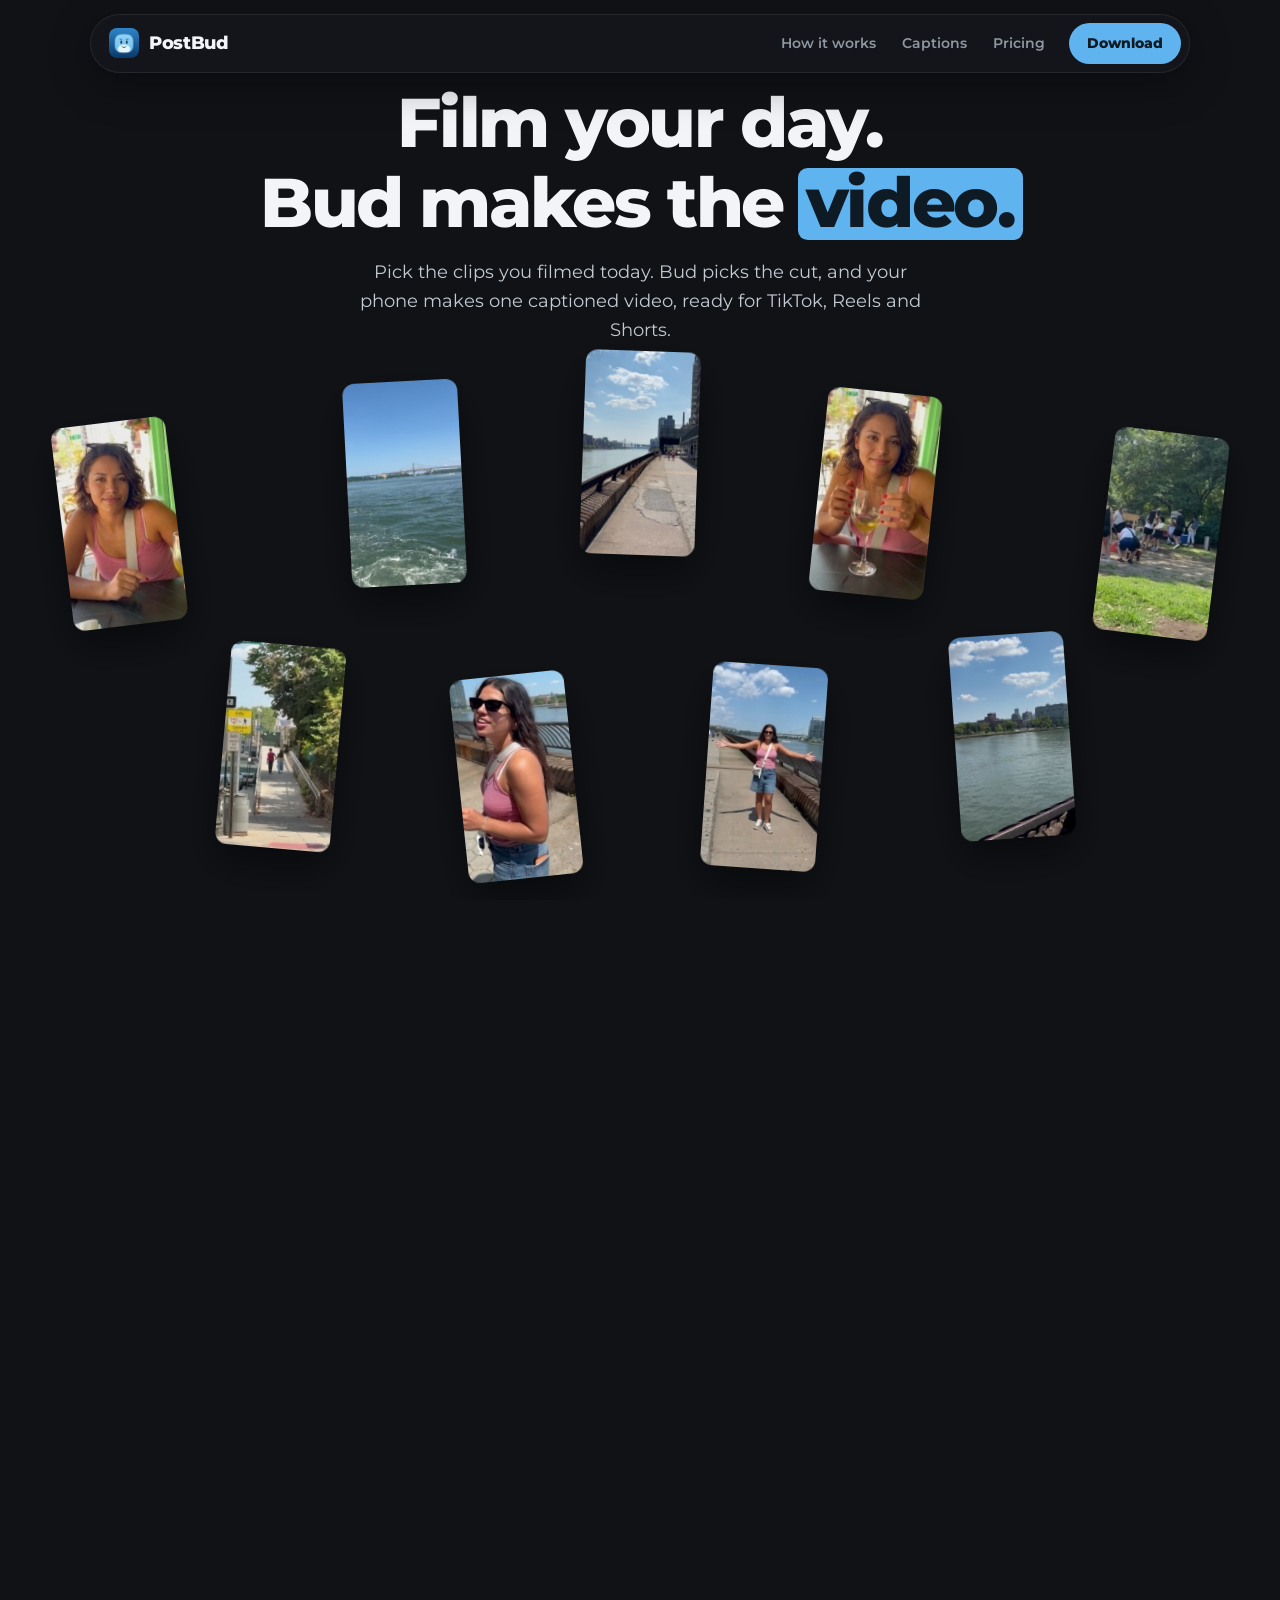
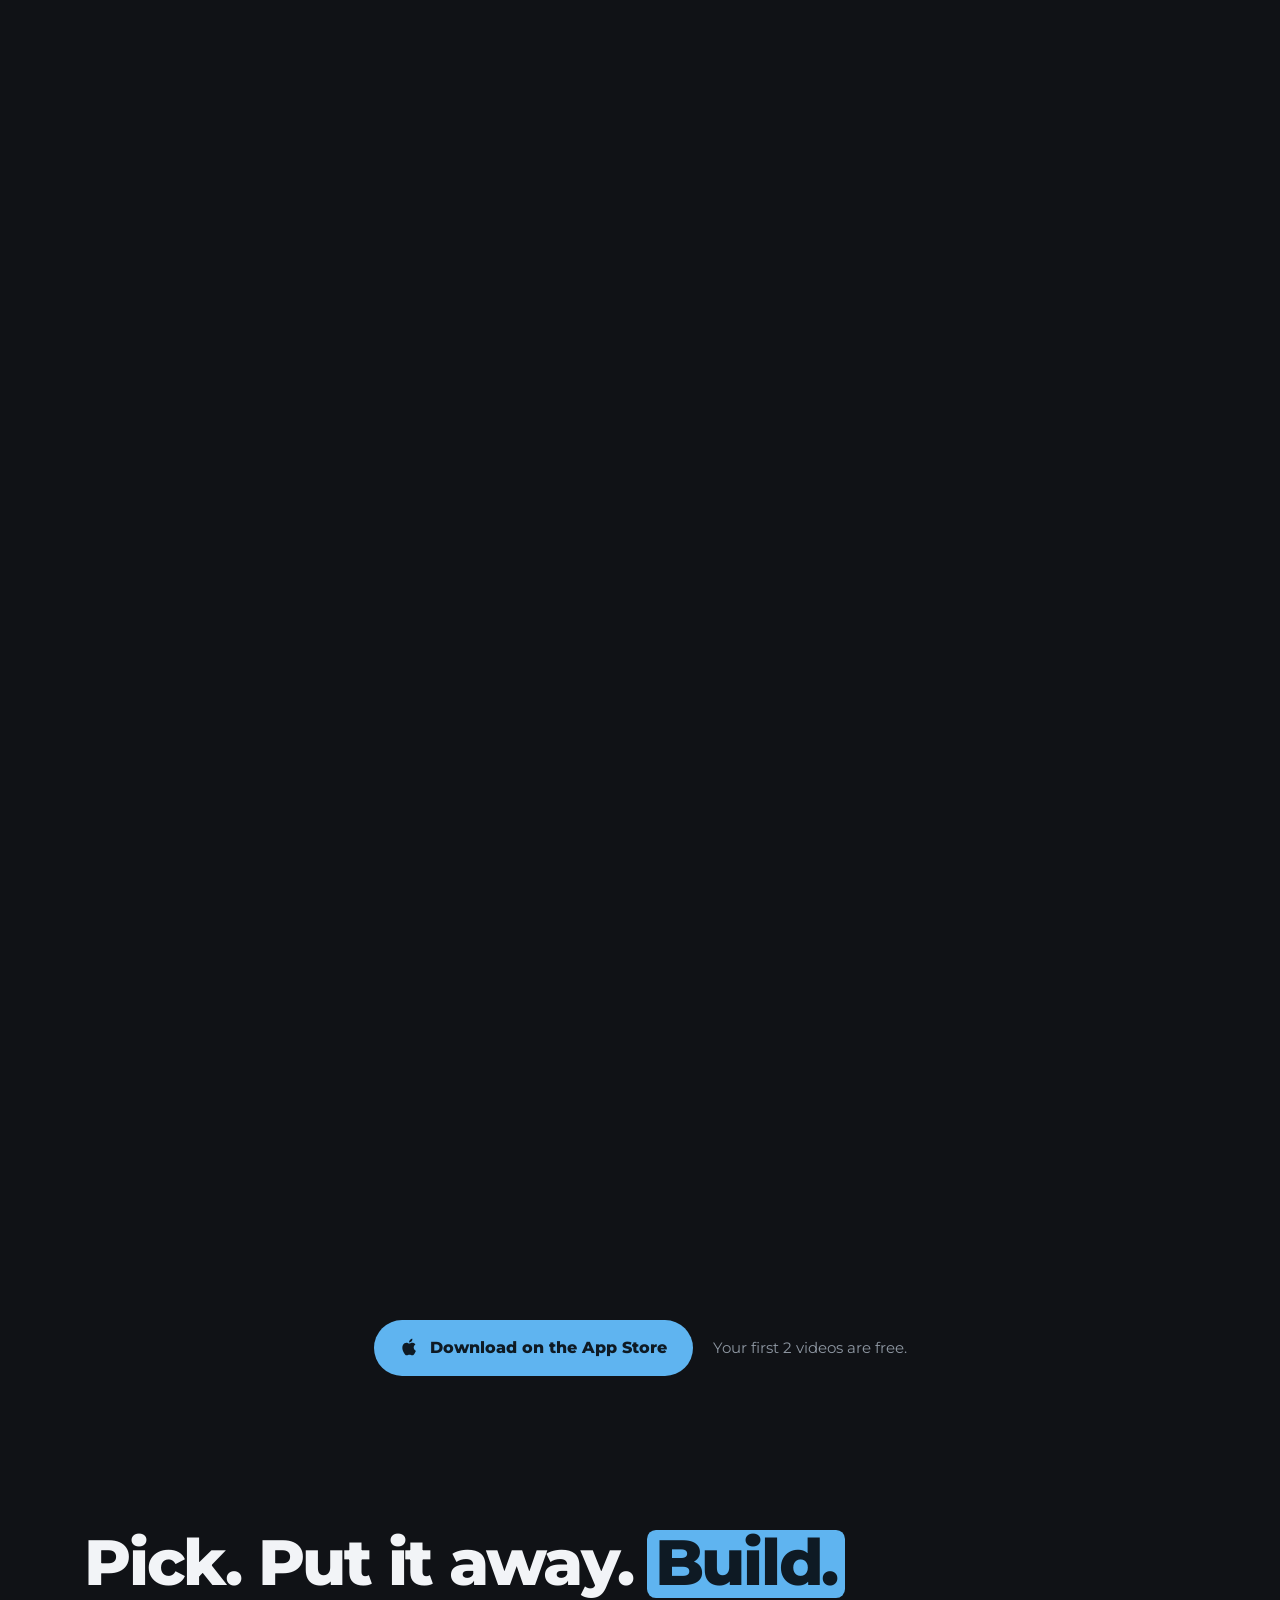
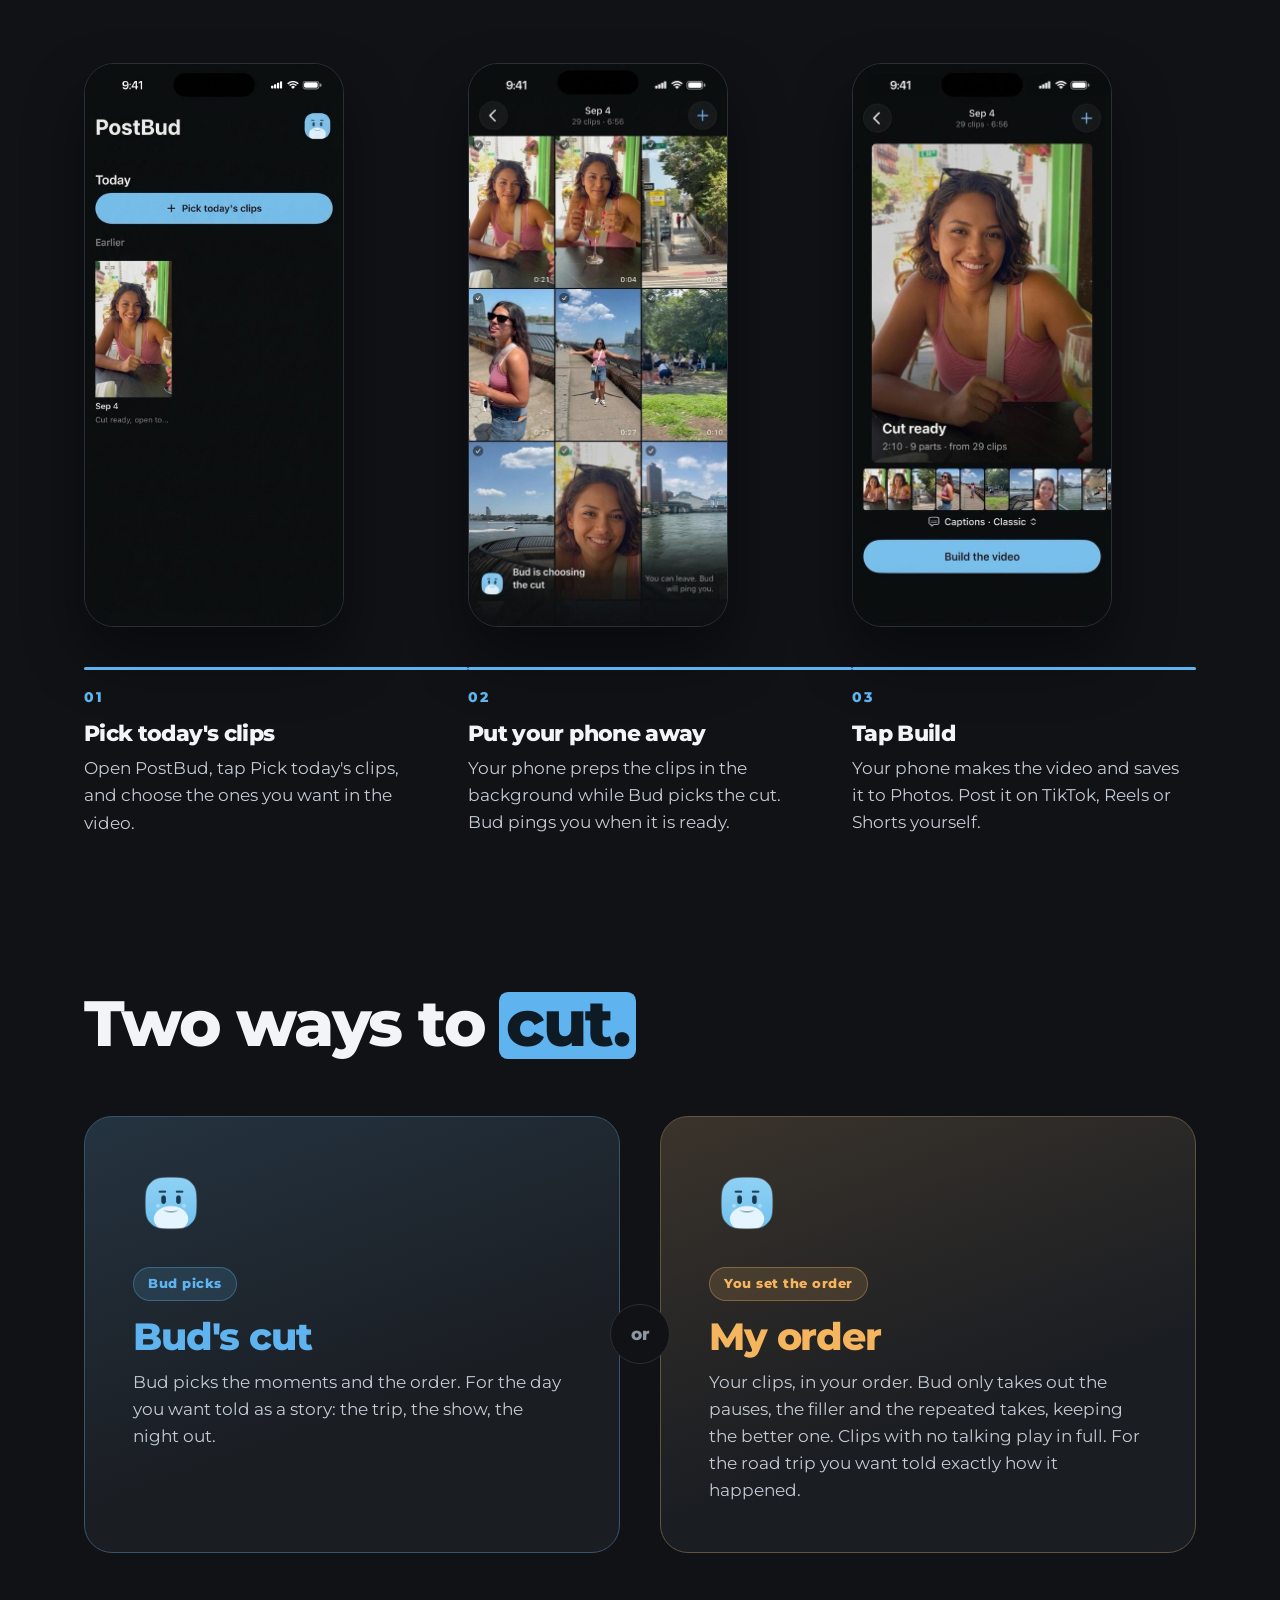
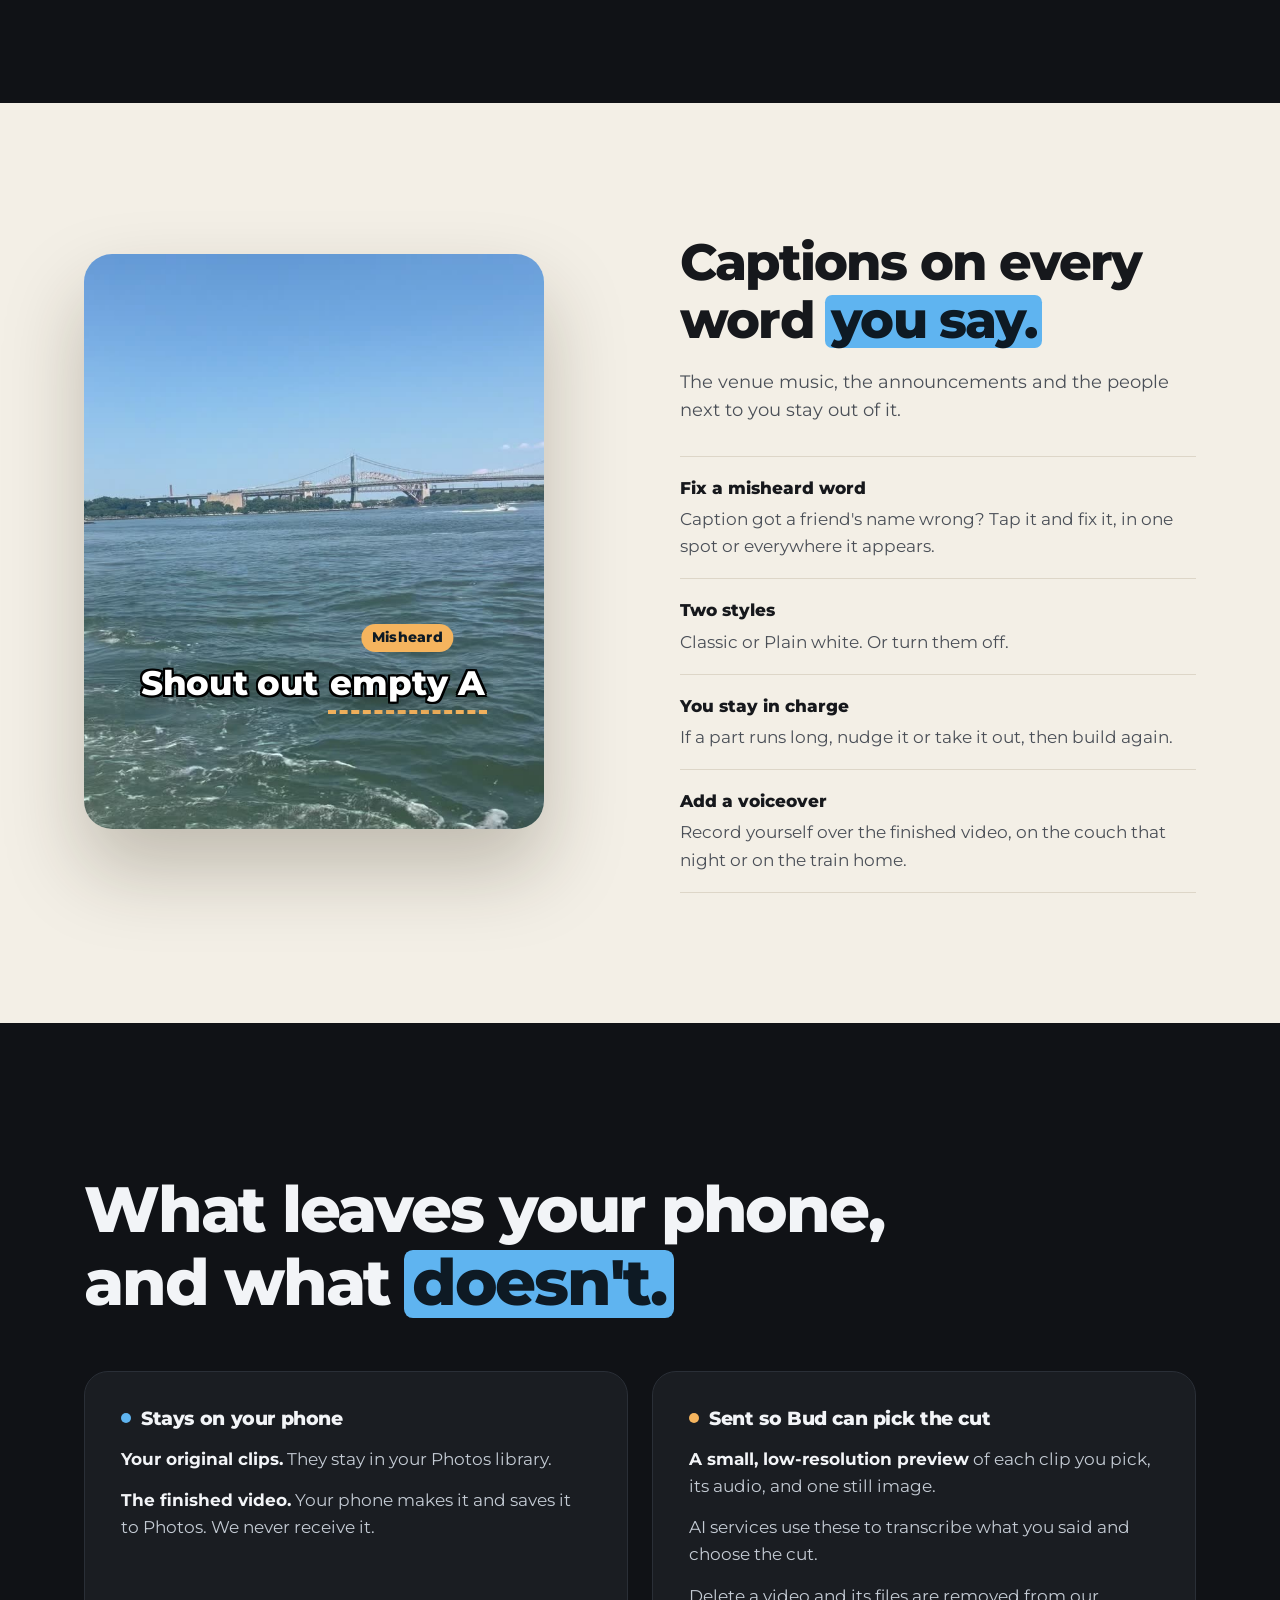
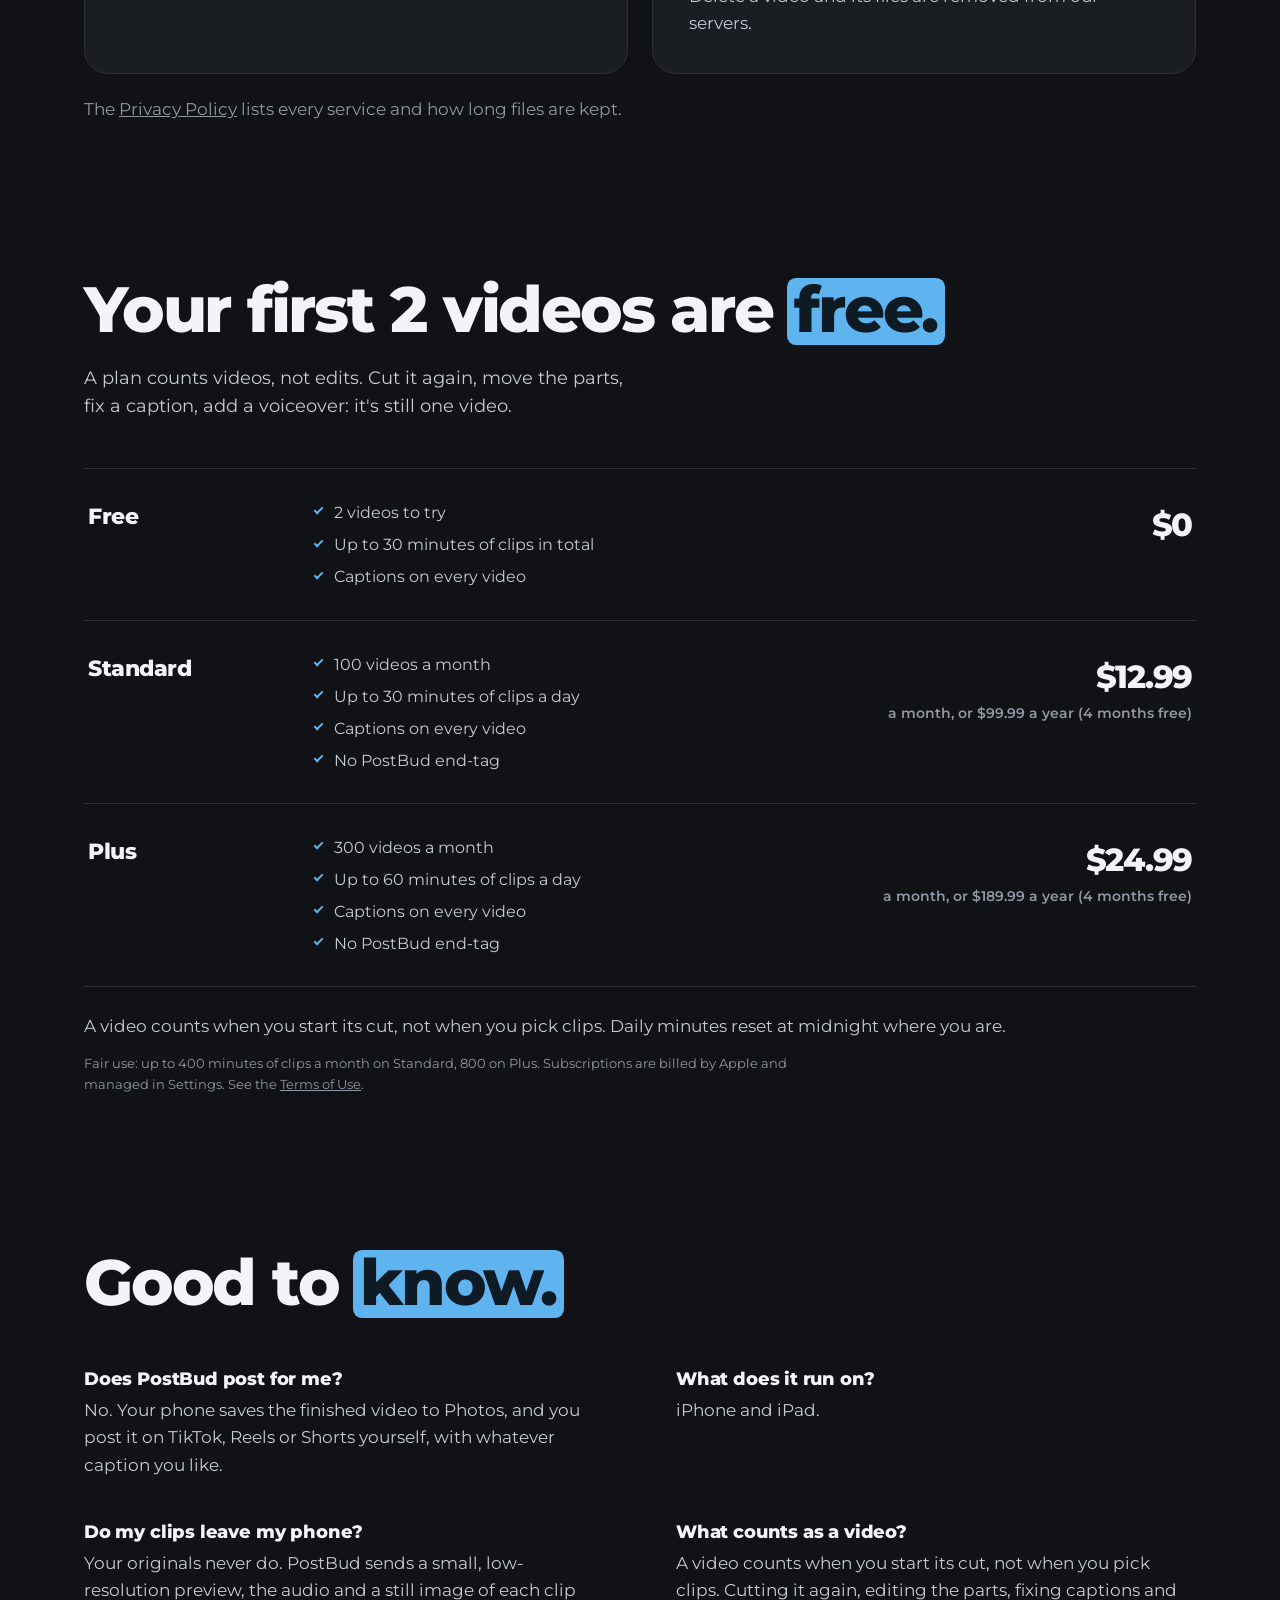
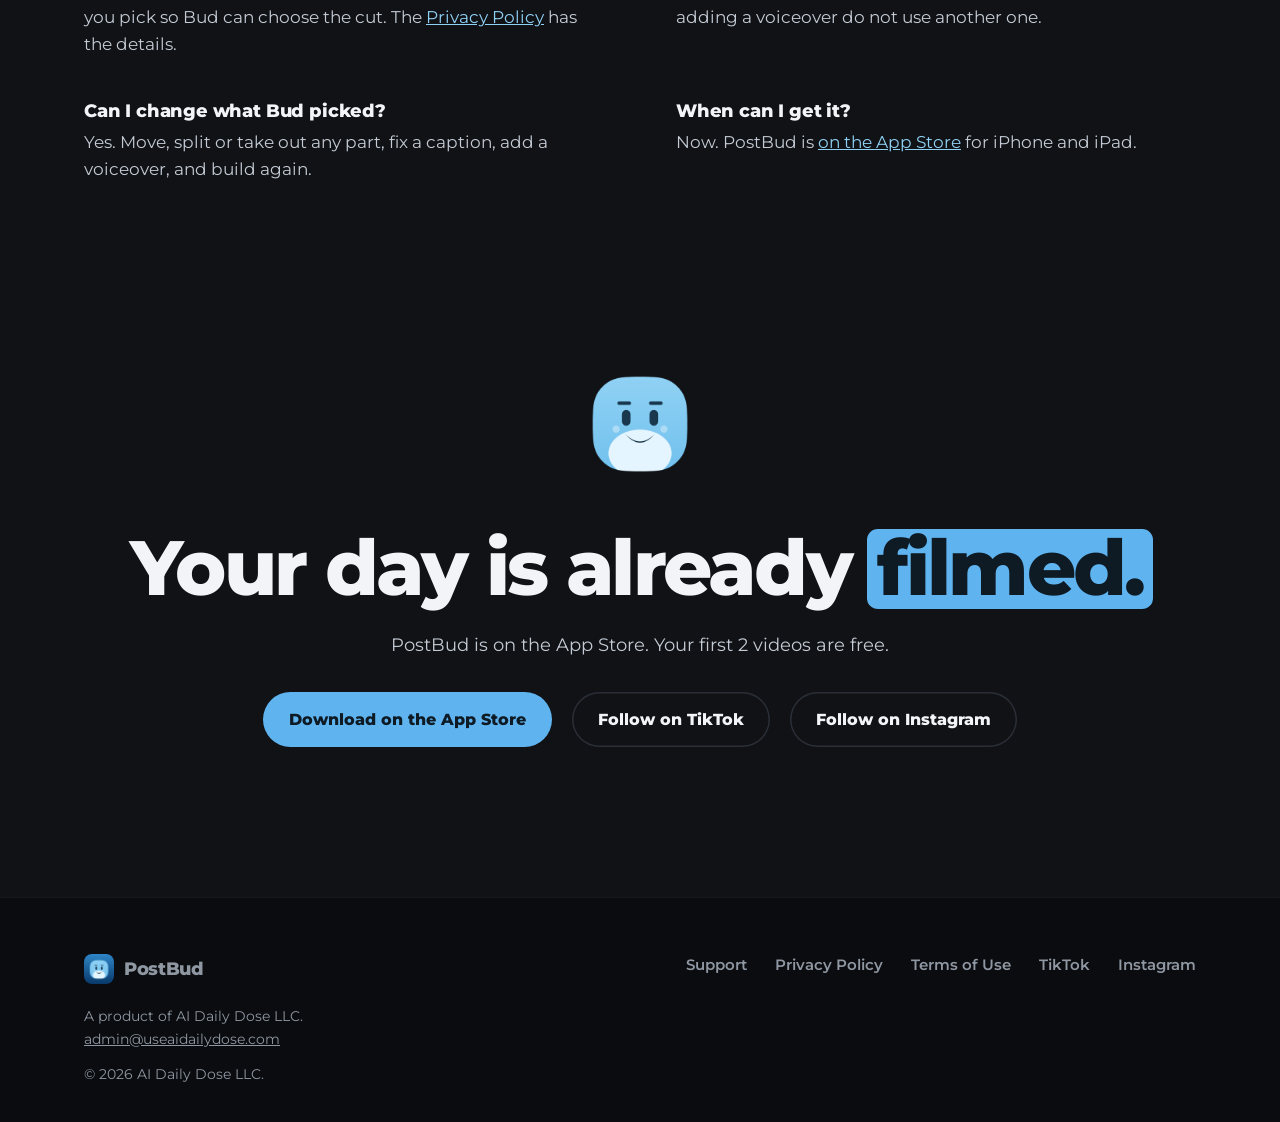
<file: index.html>
<!DOCTYPE html>
<html lang="en">
<head>
<meta charset="UTF-8">
<meta name="viewport" content="width=device-width, initial-scale=1.0">
<title>PostBud: film your day, Bud makes the video</title>
<meta name="description" content="Pick the clips you filmed today. Bud picks the cut, and your phone makes one captioned video for TikTok, Reels and Shorts.">
<meta name="theme-color" content="#101216">
<meta property="og:title" content="PostBud: film your day, Bud makes the video">
<meta property="og:description" content="Pick the clips you filmed today. Bud picks the cut, and your phone makes one captioned video.">
<meta property="og:type" content="website">
<meta property="og:url" content="https://postbud.app/">
<meta property="og:image" content="https://postbud.app/icon.png">
<meta name="twitter:card" content="summary">
<link rel="canonical" href="https://postbud.app/">
<link rel="icon" type="image/png" href="/icon.png">
<link rel="preload" href="assets/montserrat.woff2" as="font" type="font/woff2" crossorigin>
<link rel="stylesheet" href="home.css?v=11">
<script>
  document.documentElement.classList.add('js');
  if (!window.matchMedia('(prefers-reduced-motion: reduce)').matches) document.documentElement.classList.add('anim');
</script>
</head>
<body>

<header class="nav">
  <a class="brand" href="#top"><img src="/icon-small.png" alt="">PostBud</a>
  <nav class="links">
    <a href="#how">How it works</a>
    <a href="#captions">Captions</a>
    <a href="#pricing">Pricing</a>
  </nav>
  <a class="btn btn-sm" href="https://apps.apple.com/app/id6814636591">Download</a>
</header>

<main id="top">

<!-- The camera roll collapses into one video as you scroll -->
<section class="scene" id="scene">
  <div class="scene-sticky">
    <div class="scene-head">
      <h1 class="cap" id="cap" aria-label="Film your day. Bud makes the video.">
        <span class="w">Film</span> <span class="w">your</span> <span class="w">day.</span><br>
        <span class="w">Bud</span> <span class="w">makes</span> <span class="nw"><span class="w">the</span> <span class="w end">video.</span></span>
      </h1>
      <p class="lede">Pick the clips you filmed today. Bud picks the cut, and your phone makes one captioned video, ready for TikTok, Reels and Shorts.</p>
    </div>

    <div class="stage" id="stage">
      <img class="tile" src="assets/roll-1.jpg" alt="" style="--x:8;--y:30;--r:-7">
      <img class="tile" src="assets/roll-3.jpg" alt="" style="--x:21;--y:74;--r:5">
      <img class="tile" src="assets/roll-7.jpg" alt="" style="--x:31;--y:22;--r:-3">
      <img class="tile" src="assets/roll-4.jpg" alt="" style="--x:40;--y:80;--r:-6">
      <img class="tile" src="assets/roll-8.jpg" alt="" style="--x:50;--y:16;--r:2">
      <img class="tile" src="assets/roll-5.jpg" alt="" style="--x:60;--y:78;--r:4">
      <img class="tile" src="assets/roll-2.jpg" alt="" style="--x:69;--y:24;--r:6">
      <img class="tile" src="assets/roll-9.jpg" alt="" style="--x:80;--y:72;--r:-4">
      <img class="tile" src="assets/roll-6.jpg" alt="" style="--x:92;--y:32;--r:7">

      <div class="clip" id="clip">
        <video src="assets/cut.mp4" poster="assets/cut-poster.jpg" autoplay muted loop playsinline preload="metadata" aria-label="A finished PostBud video: a ferry ride on the East River with captions"></video>
      </div>

      <ul class="callouts" aria-label="What is in a PostBud video">
        <li class="co l" style="--t:16%">Captions on every word you say</li>
        <li class="co l" style="--t:50%">Dead air, filler and repeated takes: out</li>
        <li class="co l" style="--t:84%">Made on your phone, saved to Photos</li>
        <li class="co r" style="--t:30%">The moments Bud picks, in Bud's order or yours</li>
        <li class="co r" style="--t:68%">Your voiceover on top, if you want one</li>
      </ul>
    </div>
  </div>
</section>

<section class="after-scene">
  <div class="wrap">
    <ul class="co-list" aria-label="What is in a PostBud video">
      <li>Captions on every word you say</li>
      <li>The moments Bud picks, in Bud's order or yours</li>
      <li>Dead air, filler and repeated takes: out</li>
      <li>Your voiceover on top, if you want one</li>
      <li>Made on your phone, saved to Photos</li>
    </ul>
    <div class="actions">
      <a class="btn" href="https://apps.apple.com/app/id6814636591"><svg viewBox="0 0 24 24" aria-hidden="true"><path d="M16.4 12.6c0-2.5 2-3.6 2.1-3.7-1.2-1.7-3-1.9-3.6-2-1.5-.2-3 .9-3.8.9-.8 0-2-.9-3.3-.9-1.7 0-3.3 1-4.1 2.5-1.8 3.1-.5 7.6 1.3 10.1.8 1.2 1.8 2.6 3.1 2.5 1.3 0 1.7-.8 3.3-.8 1.5 0 1.9.8 3.3.8 1.4 0 2.2-1.2 3-2.5 1-1.4 1.4-2.8 1.4-2.9 0 0-2.7-1-2.7-4zM13.9 5.2c.7-.8 1.1-1.9 1-3.1-1 0-2.2.7-2.9 1.5-.6.7-1.2 1.9-1 3 1.1.1 2.2-.6 2.9-1.4z"/></svg>Download on the App Store</a>
      <span class="free">Your first 2 videos are free.</span>
    </div>
  </div>
</section>

<section class="how" id="how">
  <div class="wrap">
    <h2 class="cap reveal">Pick. Put it away. <span class="hl">Build.</span></h2>
    <ol class="track" id="track">
      <li class="seg reveal">
        <img class="shot" src="assets/home.jpg" alt="PostBud home screen with the Pick today's clips button" loading="lazy">
        <span class="mark">01</span>
        <h3>Pick today's clips</h3>
        <p>Open PostBud, tap Pick today's clips, and choose the ones you want in the video.</p>
      </li>
      <li class="seg reveal">
        <img class="shot" src="assets/choosing.jpg" alt="The clips grid while Bud is choosing the cut, with the note: you can leave, Bud will ping you" loading="lazy">
        <span class="mark">02</span>
        <h3>Put your phone away</h3>
        <p>Your phone preps the clips in the background while Bud picks the cut. Bud pings you when it is ready.</p>
      </li>
      <li class="seg reveal">
        <img class="shot" src="assets/cutready.jpg" alt="The Cut ready screen with the Build the video button" loading="lazy">
        <span class="mark">03</span>
        <h3>Tap Build</h3>
        <p>Your phone makes the video and saves it to Photos. Post it on TikTok, Reels or Shorts yourself.</p>
      </li>
    </ol>
  </div>
</section>

<section class="ways">
  <div class="wrap">
    <h2 class="cap reveal">Two ways to <span class="hl">cut.</span></h2>
    <div class="halves">
      <div class="half half-bud reveal">
        <img src="assets/bud-idle.png" alt="Bud">
        <span class="tag">Bud picks</span>
        <h3>Bud's cut</h3>
        <p>Bud picks the moments and the order. For the day you want told as a story: the trip, the show, the night out.</p>
      </div>
      <span class="or" aria-hidden="true">or</span>
      <div class="half half-order reveal">
        <img src="assets/bud-idle.png" alt="Bud">
        <span class="tag">You set the order</span>
        <h3>My order</h3>
        <p>Your clips, in your order. Bud only takes out the pauses, the filler and the repeated takes, keeping the better one. Clips with no talking play in full. For the road trip you want told exactly how it happened.</p>
      </div>
    </div>
  </div>
</section>

<section class="paper" id="captions">
  <div class="wrap paper-in">
    <div class="demo reveal">
      <div class="demo-frame">
        <img src="assets/fix-frame.jpg" alt="A still from the ferry ride" loading="lazy">
        <p class="demo-cap">Shout out <span class="word"><span class="flag" id="flag">Misheard</span><button type="button" class="mis" id="mis" aria-label="Misheard caption word: empty A. Activate to see it fixed.">empty A</button></span></p>
      </div>
      <p class="demo-note" id="note" aria-live="polite">&nbsp;</p>
    </div>
    <div class="paper-copy reveal">
      <h2 class="cap">Captions on every word <span class="hl">you say.</span></h2>
      <p>The venue music, the announcements and the people next to you stay out of it.</p>
      <dl class="feats">
        <dt>Fix a misheard word</dt><dd>Caption got a friend's name wrong? Tap it and fix it, in one spot or everywhere it appears.</dd>
        <dt>Two styles</dt><dd>Classic or Plain white. Or turn them off.</dd>
        <dt>You stay in charge</dt><dd>If a part runs long, nudge it or take it out, then build again.</dd>
        <dt>Add a voiceover</dt><dd>Record yourself over the finished video, on the couch that night or on the train home.</dd>
      </dl>
    </div>
  </div>
</section>

<section class="private" id="privacy">
  <div class="wrap">
    <h2 class="cap reveal">What leaves your phone, and what <span class="hl">doesn't.</span></h2>
    <div class="pv reveal">
      <div class="pv-col pv-stay">
        <h3>Stays on your phone</h3>
        <ul>
          <li><strong>Your original clips.</strong> They stay in your Photos library.</li>
          <li><strong>The finished video.</strong> Your phone makes it and saves it to Photos. We never receive it.</li>
        </ul>
      </div>
      <div class="pv-col pv-sent">
        <h3>Sent so Bud can pick the cut</h3>
        <ul>
          <li><strong>A small, low-resolution preview</strong> of each clip you pick, its audio, and one still image.</li>
          <li>AI services use these to transcribe what you said and choose the cut.</li>
          <li>Delete a video and its files are removed from our servers.</li>
        </ul>
      </div>
    </div>
    <p class="pv-foot reveal">The <a href="/privacy.html">Privacy Policy</a> lists every service and how long files are kept.</p>
  </div>
</section>

<section class="pricing" id="pricing">
  <div class="wrap">
    <h2 class="cap reveal">Your first 2 videos are <span class="hl">free.</span></h2>
    <p class="sub reveal">A plan counts videos, not edits. Cut it again, move the parts, fix a caption, add a voiceover: it's still one video.</p>
    <div class="rows reveal">
      <div class="row">
        <span class="r-name">Free</span>
        <ul class="r-what"><li>2 videos to try</li><li>Up to 30 minutes of clips in total</li><li>Captions on every video</li></ul>
        <span class="r-price">$0</span>
      </div>
      <div class="row">
        <span class="r-name">Standard</span>
        <ul class="r-what"><li>100 videos a month</li><li>Up to 30 minutes of clips a day</li><li>Captions on every video</li><li>No PostBud end-tag</li></ul>
        <span class="r-price">$12.99<small>a month, or $99.99 a year <span class="nw">(4 months free)</span></small></span>
      </div>
      <div class="row">
        <span class="r-name">Plus</span>
        <ul class="r-what"><li>300 videos a month</li><li>Up to 60 minutes of clips a day</li><li>Captions on every video</li><li>No PostBud end-tag</li></ul>
        <span class="r-price">$24.99<small>a month, or $189.99 a year <span class="nw">(4 months free)</span></small></span>
      </div>
    </div>
    <p class="every reveal">A video counts when you start its cut, not when you pick clips. Daily minutes reset at midnight where you are.</p>
    <p class="fine">Fair use: up to 400 minutes of clips a month on Standard, 800 on Plus. Subscriptions are billed by Apple and managed in Settings. See the <a href="/terms.html">Terms of Use</a>.</p>
  </div>
</section>

<section class="faq" id="faq">
  <div class="wrap">
    <h2 class="cap reveal">Good to <span class="hl">know.</span></h2>
    <div class="qa">
      <div class="reveal"><h3>Does PostBud post for me?</h3><p>No. Your phone saves the finished video to Photos, and you post it on TikTok, Reels or Shorts yourself, with whatever caption you like.</p></div>
      <div class="reveal"><h3>What does it run on?</h3><p>iPhone and iPad.</p></div>
      <div class="reveal"><h3>Do my clips leave my phone?</h3><p>Your originals never do. PostBud sends a small, low-resolution preview, the audio and a still image of each clip you pick so Bud can choose the cut. The <a href="/privacy.html">Privacy Policy</a> has the details.</p></div>
      <div class="reveal"><h3>What counts as a video?</h3><p>A video counts when you start its cut, not when you pick clips. Cutting it again, editing the parts, fixing captions and adding a voiceover do not use another one.</p></div>
      <div class="reveal"><h3>Can I change what Bud picked?</h3><p>Yes. Move, split or take out any part, fix a caption, add a voiceover, and build again.</p></div>
      <div class="reveal"><h3>When can I get it?</h3><p>Now. PostBud is <a href="https://apps.apple.com/app/id6814636591">on the App Store</a> for iPhone and iPad.</p></div>
    </div>
  </div>
</section>

<section class="final" id="get">
  <div class="wrap reveal">
    <img class="final-bud" src="assets/bud-wave-big.png" alt="Bud waving">
    <h2 class="cap">Your day is already <span class="hl">filmed.</span></h2>
    <p>PostBud is on the App Store. Your first 2 videos are free.</p>
    <div class="actions center">
      <a class="btn" href="https://apps.apple.com/app/id6814636591">Download on the App Store</a>
      <a class="btn btn-ghost" href="https://www.tiktok.com/@postbud.app">Follow on TikTok</a>
      <a class="btn btn-ghost" href="https://www.instagram.com/postbud.app">Follow on Instagram</a>
    </div>
  </div>
</section>

</main>

<footer class="footer">
  <div class="wrap foot-in">
    <div>
      <a class="brand" href="#top"><img src="/icon-small.png" alt="">PostBud</a>
      <p>A product of AI Daily Dose LLC.<br><a href="mailto:admin@useaidailydose.com">admin@useaidailydose.com</a></p>
    </div>
    <nav>
      <a href="/support.html">Support</a>
      <a href="/privacy.html">Privacy Policy</a>
      <a href="/terms.html">Terms of Use</a>
      <a href="https://www.tiktok.com/@postbud.app">TikTok</a>
      <a href="https://www.instagram.com/postbud.app">Instagram</a>
    </nav>
  </div>
  <p class="copy">&copy; 2026 AI Daily Dose LLC.</p>
</footer>

<script>
(function () {
  var root = document.documentElement;
  var anim = root.classList.contains('anim');
  function clamp(v) { return v < 0 ? 0 : v > 1 ? 1 : v; }
  function ease(t) { return t < .5 ? 2 * t * t : 1 - Math.pow(-2 * t + 2, 2) / 2; }

  // Headline lands word by word, like a PostBud caption
  var words = document.querySelectorAll('#cap .w');
  if (anim) {
    var i = 0;
    var tick = setInterval(function () {
      if (i > 0) words[i - 1].classList.remove('now');
      if (i >= words.length) { clearInterval(tick); document.getElementById('cap').classList.add('done'); return; }
      words[i].classList.add('said', 'now');
      i++;
    }, 260);
  } else {
    document.getElementById('cap').classList.add('done');
  }

  // Scroll scene: the camera roll collapses into the finished video
  var scene = document.getElementById('scene');
  var stage = document.getElementById('stage');
  var tiles = stage.querySelectorAll('.tile');
  var clip = document.getElementById('clip');
  var cos = stage.querySelectorAll('.co');

  function frame() {
    var vh = window.innerHeight;
    if (anim) {
      var r = scene.getBoundingClientRect();
      var p = clamp(-r.top / (r.height - vh));
      var W = stage.clientWidth, H = stage.clientHeight;
      var e = ease(clamp(p / .5));
      var fade = 1 - clamp((p - .32) / .2);
      // On a phone the outer tiles would start half off screen: squeeze the spread
      // so every tile's edge (rotation included) starts inside the page.
      var pad = W < 700 ? tiles[0].offsetWidth * .6 + 10 : 0;
      tiles.forEach(function (t) {
        var s = t.style;
        var x = pad + parseFloat(s.getPropertyValue('--x')) / 100 * (W - 2 * pad);
        var y = parseFloat(s.getPropertyValue('--y')) / 100 * H;
        var rot = parseFloat(s.getPropertyValue('--r'));
        t.style.transform = 'translate(' + (x + (W / 2 - x) * e) + 'px,' + (y + (H / 2 - y) * e) + 'px) translate(-50%,-50%) rotate(' + rot * (1 - e) + 'deg) scale(' + (1 - .35 * e) + ')';
        t.style.opacity = fade;
      });
      var c = clamp((p - .3) / .3);
      clip.style.opacity = c;
      clip.style.transform = 'translate(-50%,-50%) scale(' + (.72 + .28 * ease(c)) + ')';
      cos.forEach(function (el, k) {
        var a = clamp((p - .6 - k * .06) / .12);
        el.style.opacity = a;
        el.style.setProperty('--d', (1 - a) * 14 + 'px');
      });
    }
  }
  var queued = false;
  function onScroll() { if (!queued) { queued = true; requestAnimationFrame(function () { queued = false; frame(); }); } }
  window.addEventListener('scroll', onScroll, { passive: true });
  window.addEventListener('resize', onScroll);
  frame();

  // Caption demo: a misheard word gets fixed, on a loop while it is on screen
  var mis = document.getElementById('mis'), note = document.getElementById('note');
  var flag = document.getElementById('flag');
  var timers = [], looping = false;
  function later(ms, fn) { timers.push(setTimeout(fn, ms)); }
  function stop() { timers.forEach(clearTimeout); timers = []; }
  function type(t) { mis.innerHTML = t + '<i class="caret"></i>'; }
  function state(fixed) {
    mis.textContent = fixed ? 'MTA' : 'empty A';
    mis.classList.toggle('fixed', fixed);
    flag.textContent = fixed ? 'Fixed' : 'Misheard';
    flag.classList.toggle('ok', fixed);
    flag.classList.remove('gone');
    mis.classList.remove('tap', 'strike', 'typing');
    note.textContent = fixed ? 'Fixed everywhere it appears.' : '\u00a0';
  }
  function run() {
    stop(); state(false);
    later(1300, function () { mis.classList.add('tap'); });
    later(1560, function () { mis.classList.remove('tap'); void mis.offsetWidth; mis.classList.add('tap'); });
    later(1950, function () { mis.classList.add('strike'); flag.classList.add('gone'); });
    later(2500, function () { mis.classList.remove('strike'); mis.classList.add('typing'); type(''); });
    later(2750, function () { type('M'); });
    later(2920, function () { type('MT'); });
    later(3090, function () { type('MTA'); });
    later(3600, function () { state(true); });
    later(7600, function () { if (looping) run(); });
  }
  if (anim && 'IntersectionObserver' in window) {
    new IntersectionObserver(function (entries) {
      entries.forEach(function (e) { looping = e.isIntersecting; if (looping) run(); else { stop(); state(false); } });
    }, { threshold: .5 }).observe(mis.closest('.demo-frame'));
    mis.addEventListener('click', run);
  } else {
    mis.addEventListener('click', function () { state(!mis.classList.contains('fixed')); });
  }

  // Bud hops once when the two cut cards appear, and again on hover
  if (anim) {
    document.querySelectorAll('.half').forEach(function (card, k) {
      var bud = card.querySelector('img');
      function hop() { if (!bud.classList.contains('hop')) bud.classList.add('hop'); }
      bud.addEventListener('animationend', function () { bud.classList.remove('hop'); });
      card.addEventListener('mouseenter', hop);
      if ('IntersectionObserver' in window) {
        var seen = new IntersectionObserver(function (entries) {
          if (entries[0].isIntersecting) { seen.disconnect(); setTimeout(hop, 500 + k * 300); }
        }, { threshold: .6 });
        seen.observe(card);
      }
    });
  }

  // Fade sections in
  var els = document.querySelectorAll('.reveal');
  if (!('IntersectionObserver' in window)) { els.forEach(function (e) { e.classList.add('in'); }); return; }
  var io = new IntersectionObserver(function (entries) {
    entries.forEach(function (e) { if (e.isIntersecting) { e.target.classList.add('in'); io.unobserve(e.target); } });
  }, { rootMargin: '0px 0px -8% 0px' });
  els.forEach(function (e) { io.observe(e); });
})();
</script>
</body>
</html>
</file>
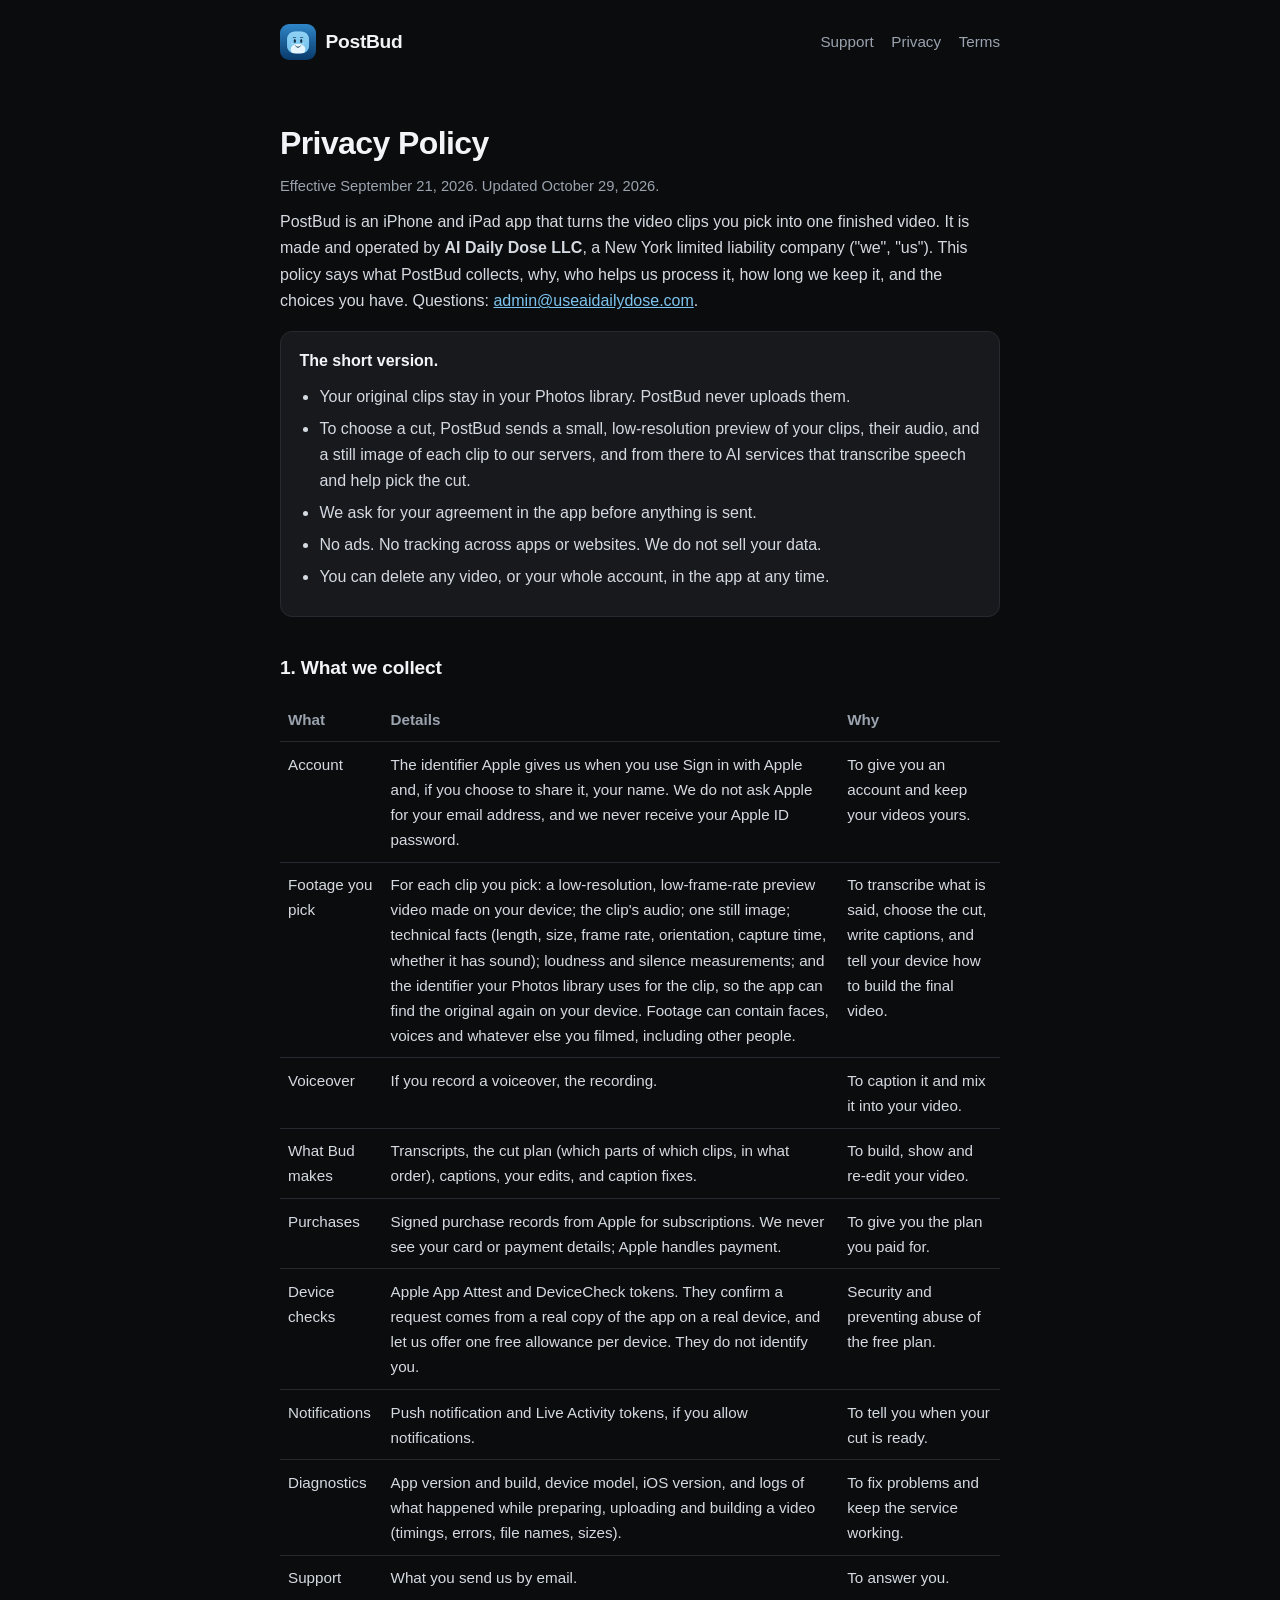
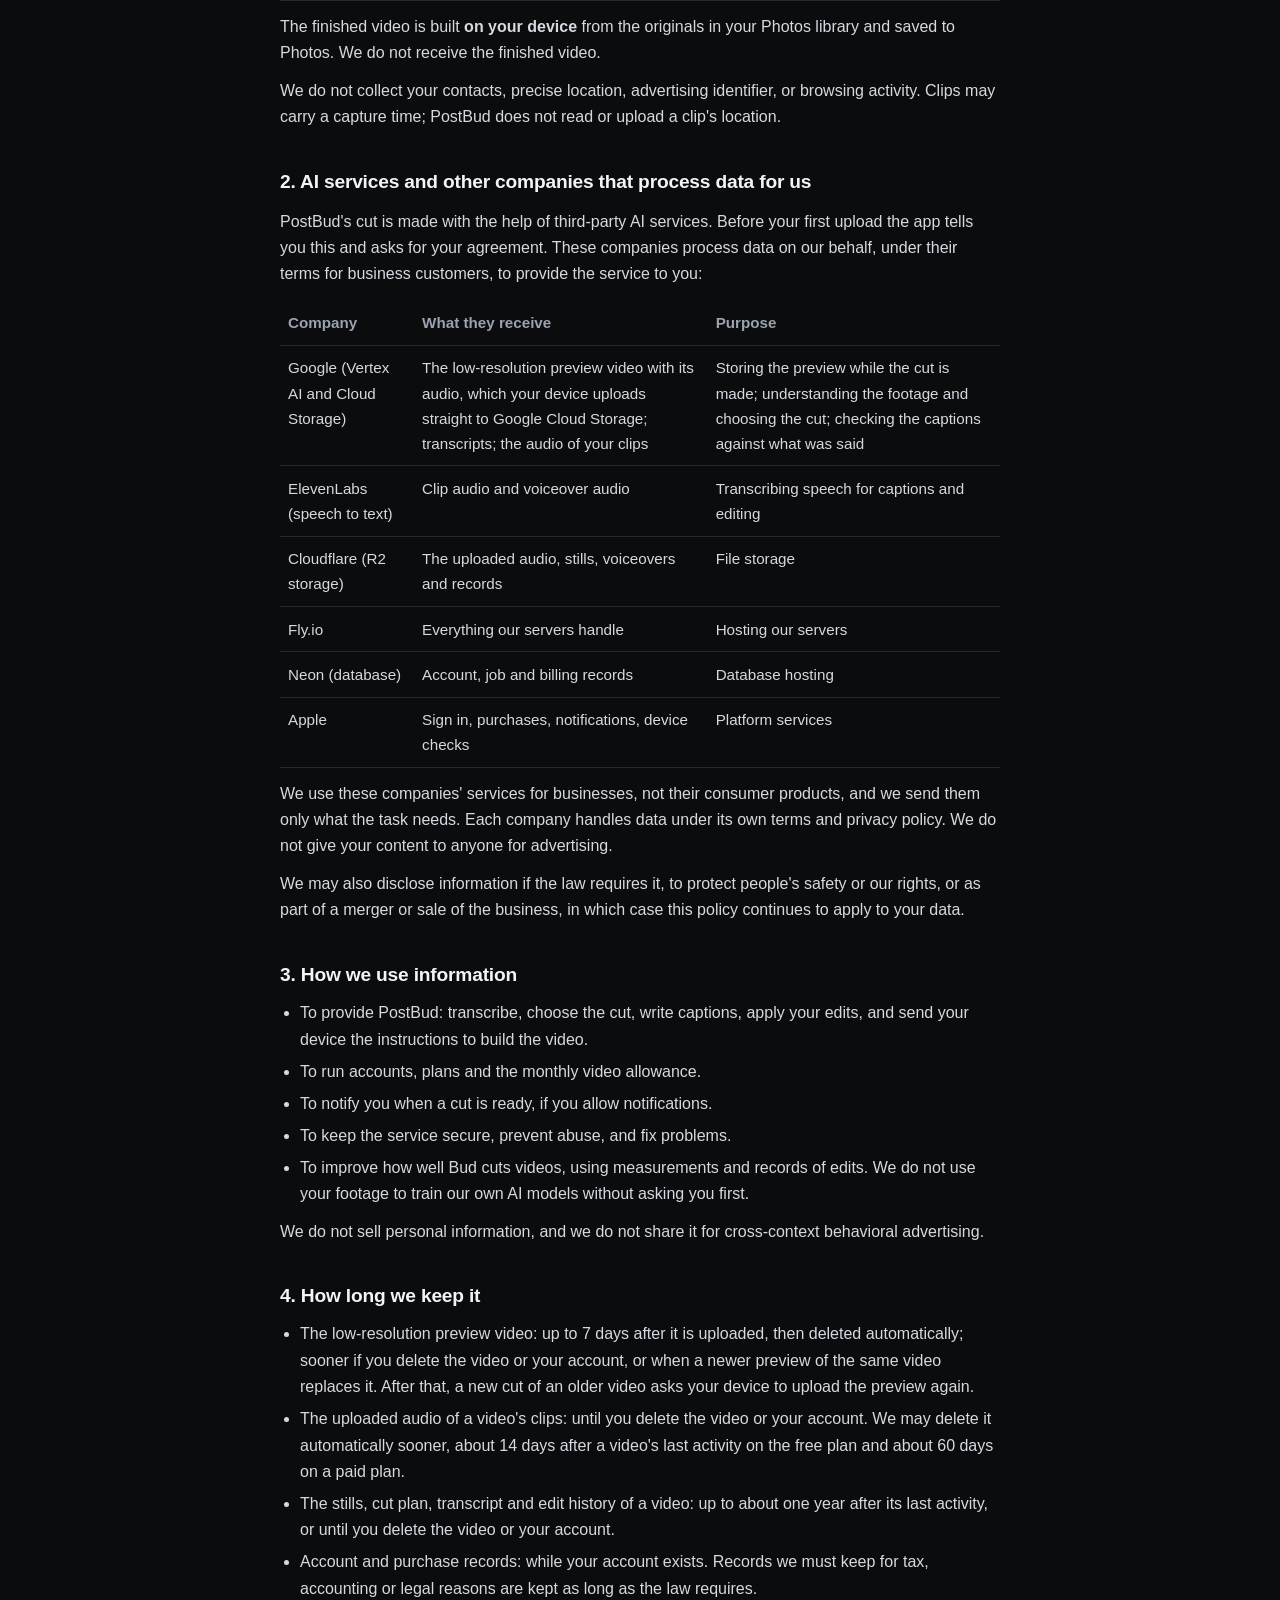
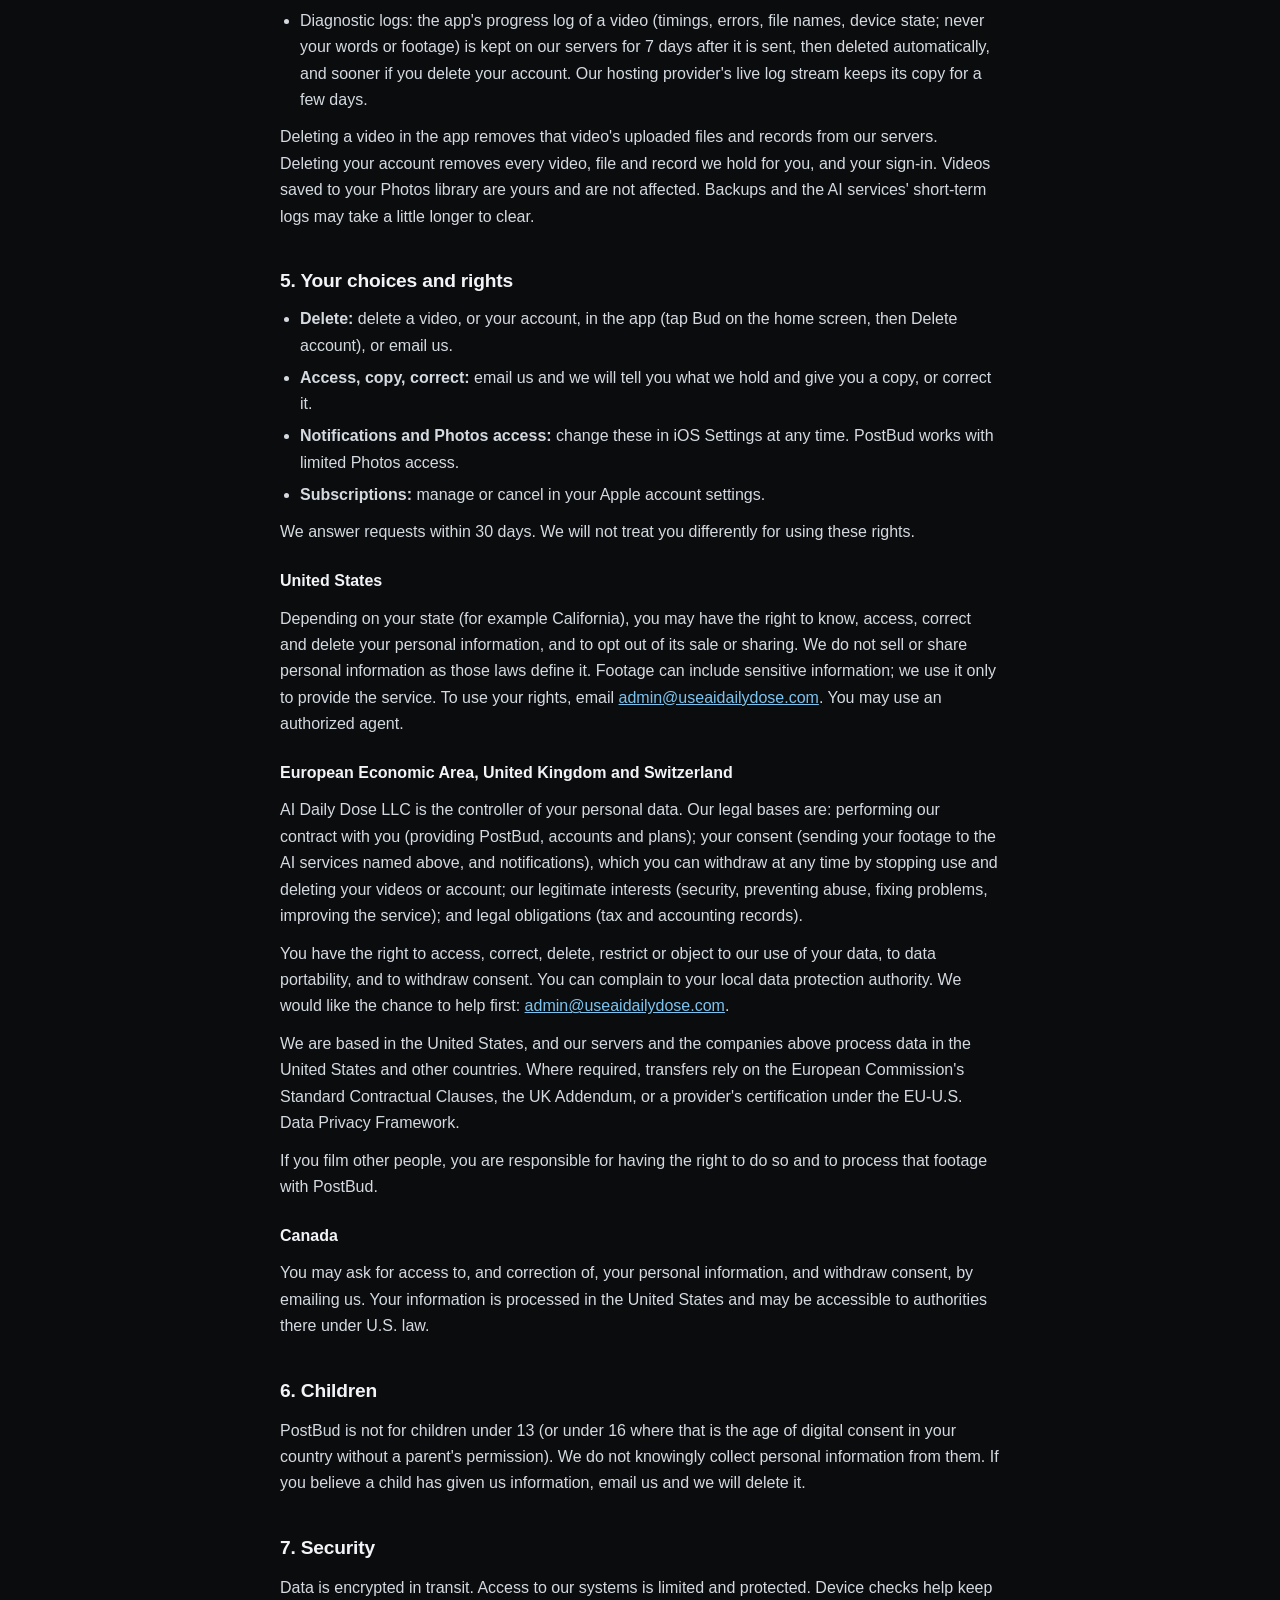
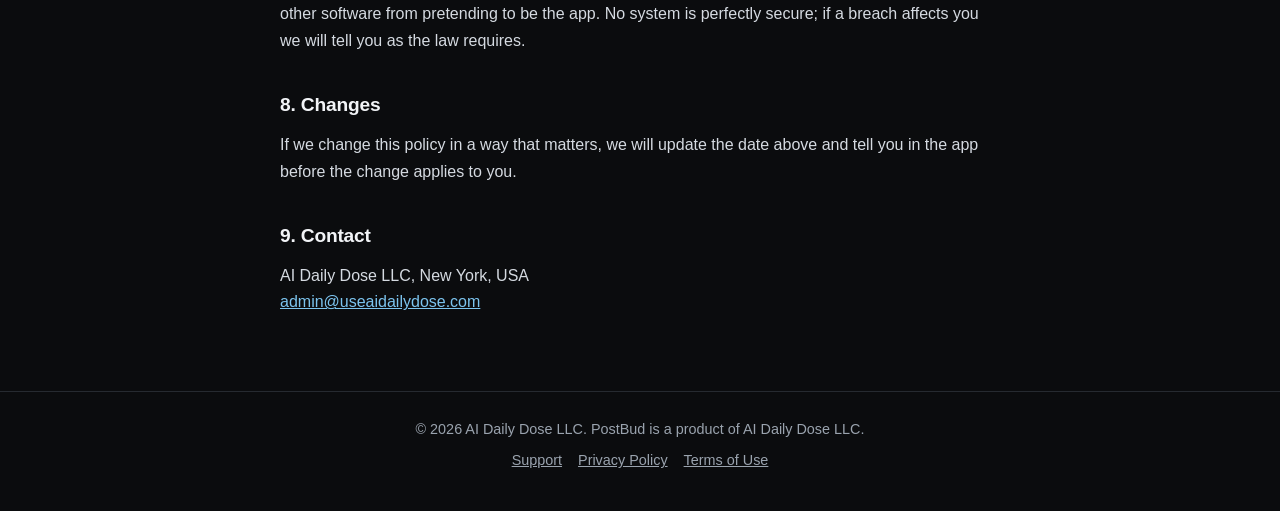
<file: privacy.html>
<!DOCTYPE html>
<html lang="en">
<head>
<meta charset="UTF-8">
<meta name="viewport" content="width=device-width, initial-scale=1.0">
<title>Privacy Policy | PostBud</title>
<meta name="description" content="What PostBud collects, who processes it, how long it is kept, and your choices.">
<meta property="og:title" content="Privacy Policy | PostBud">
<meta property="og:description" content="What PostBud collects, who processes it, how long it is kept, and your choices.">
<meta property="og:url" content="https://postbud.app/privacy.html">
<meta property="og:image" content="https://postbud.app/icon.png">
<meta name="twitter:card" content="summary">
<meta name="theme-color" content="#101216">
<link rel="canonical" href="https://postbud.app/privacy.html">
<link rel="icon" type="image/png" href="icon.png">
<link rel="stylesheet" href="style.css">
</head>
<body>
<header class="header">
  <a class="brand" href="/"><img src="icon-small.png" alt="">PostBud</a>
  <nav class="nav"><a href="support.html">Support</a><a href="privacy.html">Privacy</a><a href="terms.html">Terms</a></nav>
</header>
<main class="content">
<h1>Privacy Policy</h1>
<p class="updated">Effective September 21, 2026. Updated October 29, 2026.</p>
<p>PostBud is an iPhone and iPad app that turns the video clips you pick into one finished video. It is made and operated by <strong>AI Daily Dose LLC</strong>, a New York limited liability company ("we", "us"). This policy says what PostBud collects, why, who helps us process it, how long we keep it, and the choices you have. Questions: <a href="mailto:admin@useaidailydose.com">admin@useaidailydose.com</a>.</p>

<div class="card"><strong>The short version.</strong>
<ul>
<li>Your original clips stay in your Photos library. PostBud never uploads them.</li>
<li>To choose a cut, PostBud sends a small, low-resolution preview of your clips, their audio, and a still image of each clip to our servers, and from there to AI services that transcribe speech and help pick the cut.</li>
<li>We ask for your agreement in the app before anything is sent.</li>
<li>No ads. No tracking across apps or websites. We do not sell your data.</li>
<li>You can delete any video, or your whole account, in the app at any time.</li>
</ul></div>

<h2>1. What we collect</h2>
<div class="table-wrap">
<table>
<thead><tr><th>What</th><th>Details</th><th>Why</th></tr></thead>
<tbody>
<tr><td>Account</td><td>The identifier Apple gives us when you use Sign in with Apple and, if you choose to share it, your name. We do not ask Apple for your email address, and we never receive your Apple ID password.</td><td>To give you an account and keep your videos yours.</td></tr>
<tr><td>Footage you pick</td><td>For each clip you pick: a low-resolution, low-frame-rate preview video made on your device; the clip's audio; one still image; technical facts (length, size, frame rate, orientation, capture time, whether it has sound); loudness and silence measurements; and the identifier your Photos library uses for the clip, so the app can find the original again on your device. Footage can contain faces, voices and whatever else you filmed, including other people.</td><td>To transcribe what is said, choose the cut, write captions, and tell your device how to build the final video.</td></tr>
<tr><td>Voiceover</td><td>If you record a voiceover, the recording.</td><td>To caption it and mix it into your video.</td></tr>
<tr><td>What Bud makes</td><td>Transcripts, the cut plan (which parts of which clips, in what order), captions, your edits, and caption fixes.</td><td>To build, show and re-edit your video.</td></tr>
<tr><td>Purchases</td><td>Signed purchase records from Apple for subscriptions. We never see your card or payment details; Apple handles payment.</td><td>To give you the plan you paid for.</td></tr>
<tr><td>Device checks</td><td>Apple App Attest and DeviceCheck tokens. They confirm a request comes from a real copy of the app on a real device, and let us offer one free allowance per device. They do not identify you.</td><td>Security and preventing abuse of the free plan.</td></tr>
<tr><td>Notifications</td><td>Push notification and Live Activity tokens, if you allow notifications.</td><td>To tell you when your cut is ready.</td></tr>
<tr><td>Diagnostics</td><td>App version and build, device model, iOS version, and logs of what happened while preparing, uploading and building a video (timings, errors, file names, sizes).</td><td>To fix problems and keep the service working.</td></tr>
<tr><td>Support</td><td>What you send us by email.</td><td>To answer you.</td></tr>
</tbody>
</table>
</div>
<p>The finished video is built <strong>on your device</strong> from the originals in your Photos library and saved to Photos. We do not receive the finished video.</p>
<p>We do not collect your contacts, precise location, advertising identifier, or browsing activity. Clips may carry a capture time; PostBud does not read or upload a clip's location.</p>

<h2>2. AI services and other companies that process data for us</h2>
<p>PostBud's cut is made with the help of third-party AI services. Before your first upload the app tells you this and asks for your agreement. These companies process data on our behalf, under their terms for business customers, to provide the service to you:</p>
<div class="table-wrap">
<table>
<thead><tr><th>Company</th><th>What they receive</th><th>Purpose</th></tr></thead>
<tbody>
<tr><td>Google (Vertex AI and Cloud Storage)</td><td>The low-resolution preview video with its audio, which your device uploads straight to Google Cloud Storage; transcripts; the audio of your clips</td><td>Storing the preview while the cut is made; understanding the footage and choosing the cut; checking the captions against what was said</td></tr>
<tr><td>ElevenLabs (speech to text)</td><td>Clip audio and voiceover audio</td><td>Transcribing speech for captions and editing</td></tr>
<tr><td>Cloudflare (R2 storage)</td><td>The uploaded audio, stills, voiceovers and records</td><td>File storage</td></tr>
<tr><td>Fly.io</td><td>Everything our servers handle</td><td>Hosting our servers</td></tr>
<tr><td>Neon (database)</td><td>Account, job and billing records</td><td>Database hosting</td></tr>
<tr><td>Apple</td><td>Sign in, purchases, notifications, device checks</td><td>Platform services</td></tr>
</tbody>
</table>
</div>
<p>We use these companies' services for businesses, not their consumer products, and we send them only what the task needs. Each company handles data under its own terms and privacy policy. We do not give your content to anyone for advertising.</p>
<p>We may also disclose information if the law requires it, to protect people's safety or our rights, or as part of a merger or sale of the business, in which case this policy continues to apply to your data.</p>

<h2>3. How we use information</h2>
<ul>
<li>To provide PostBud: transcribe, choose the cut, write captions, apply your edits, and send your device the instructions to build the video.</li>
<li>To run accounts, plans and the monthly video allowance.</li>
<li>To notify you when a cut is ready, if you allow notifications.</li>
<li>To keep the service secure, prevent abuse, and fix problems.</li>
<li>To improve how well Bud cuts videos, using measurements and records of edits. We do not use your footage to train our own AI models without asking you first.</li>
</ul>
<p>We do not sell personal information, and we do not share it for cross-context behavioral advertising.</p>

<h2>4. How long we keep it</h2>
<ul>
<li>The low-resolution preview video: up to 7 days after it is uploaded, then deleted automatically; sooner if you delete the video or your account, or when a newer preview of the same video replaces it. After that, a new cut of an older video asks your device to upload the preview again.</li>
<li>The uploaded audio of a video's clips: until you delete the video or your account. We may delete it automatically sooner, about 14 days after a video's last activity on the free plan and about 60 days on a paid plan.</li>
<li>The stills, cut plan, transcript and edit history of a video: up to about one year after its last activity, or until you delete the video or your account.</li>
<li>Account and purchase records: while your account exists. Records we must keep for tax, accounting or legal reasons are kept as long as the law requires.</li>
<li>Diagnostic logs: the app's progress log of a video (timings, errors, file names, device state; never your words or footage) is kept on our servers for 7 days after it is sent, then deleted automatically, and sooner if you delete your account. Our hosting provider's live log stream keeps its copy for a few days.</li>
</ul>
<p>Deleting a video in the app removes that video's uploaded files and records from our servers. Deleting your account removes every video, file and record we hold for you, and your sign-in. Videos saved to your Photos library are yours and are not affected. Backups and the AI services' short-term logs may take a little longer to clear.</p>

<h2>5. Your choices and rights</h2>
<ul>
<li><strong>Delete:</strong> delete a video, or your account, in the app (tap Bud on the home screen, then Delete account), or email us.</li>
<li><strong>Access, copy, correct:</strong> email us and we will tell you what we hold and give you a copy, or correct it.</li>
<li><strong>Notifications and Photos access:</strong> change these in iOS Settings at any time. PostBud works with limited Photos access.</li>
<li><strong>Subscriptions:</strong> manage or cancel in your Apple account settings.</li>
</ul>
<p>We answer requests within 30 days. We will not treat you differently for using these rights.</p>

<h3>United States</h3>
<p>Depending on your state (for example California), you may have the right to know, access, correct and delete your personal information, and to opt out of its sale or sharing. We do not sell or share personal information as those laws define it. Footage can include sensitive information; we use it only to provide the service. To use your rights, email <a href="mailto:admin@useaidailydose.com">admin@useaidailydose.com</a>. You may use an authorized agent.</p>

<h3>European Economic Area, United Kingdom and Switzerland</h3>
<p>AI Daily Dose LLC is the controller of your personal data. Our legal bases are: performing our contract with you (providing PostBud, accounts and plans); your consent (sending your footage to the AI services named above, and notifications), which you can withdraw at any time by stopping use and deleting your videos or account; our legitimate interests (security, preventing abuse, fixing problems, improving the service); and legal obligations (tax and accounting records).</p>
<p>You have the right to access, correct, delete, restrict or object to our use of your data, to data portability, and to withdraw consent. You can complain to your local data protection authority. We would like the chance to help first: <a href="mailto:admin@useaidailydose.com">admin@useaidailydose.com</a>.</p>
<p>We are based in the United States, and our servers and the companies above process data in the United States and other countries. Where required, transfers rely on the European Commission's Standard Contractual Clauses, the UK Addendum, or a provider's certification under the EU-U.S. Data Privacy Framework.</p>
<p>If you film other people, you are responsible for having the right to do so and to process that footage with PostBud.</p>

<h3>Canada</h3>
<p>You may ask for access to, and correction of, your personal information, and withdraw consent, by emailing us. Your information is processed in the United States and may be accessible to authorities there under U.S. law.</p>

<h2>6. Children</h2>
<p>PostBud is not for children under 13 (or under 16 where that is the age of digital consent in your country without a parent's permission). We do not knowingly collect personal information from them. If you believe a child has given us information, email us and we will delete it.</p>

<h2>7. Security</h2>
<p>Data is encrypted in transit. Access to our systems is limited and protected. Device checks help keep other software from pretending to be the app. No system is perfectly secure; if a breach affects you we will tell you as the law requires.</p>

<h2>8. Changes</h2>
<p>If we change this policy in a way that matters, we will update the date above and tell you in the app before the change applies to you.</p>

<h2>9. Contact</h2>
<p>AI Daily Dose LLC, New York, USA<br><a href="mailto:admin@useaidailydose.com">admin@useaidailydose.com</a></p>
</main>
<footer class="footer">
  <div>&copy; 2026 AI Daily Dose LLC. PostBud is a product of AI Daily Dose LLC.</div>
  <div style="margin-top:.5rem"><a href="support.html">Support</a><a href="privacy.html">Privacy Policy</a><a href="terms.html">Terms of Use</a></div>
</footer>
</body>
</html>
</file>
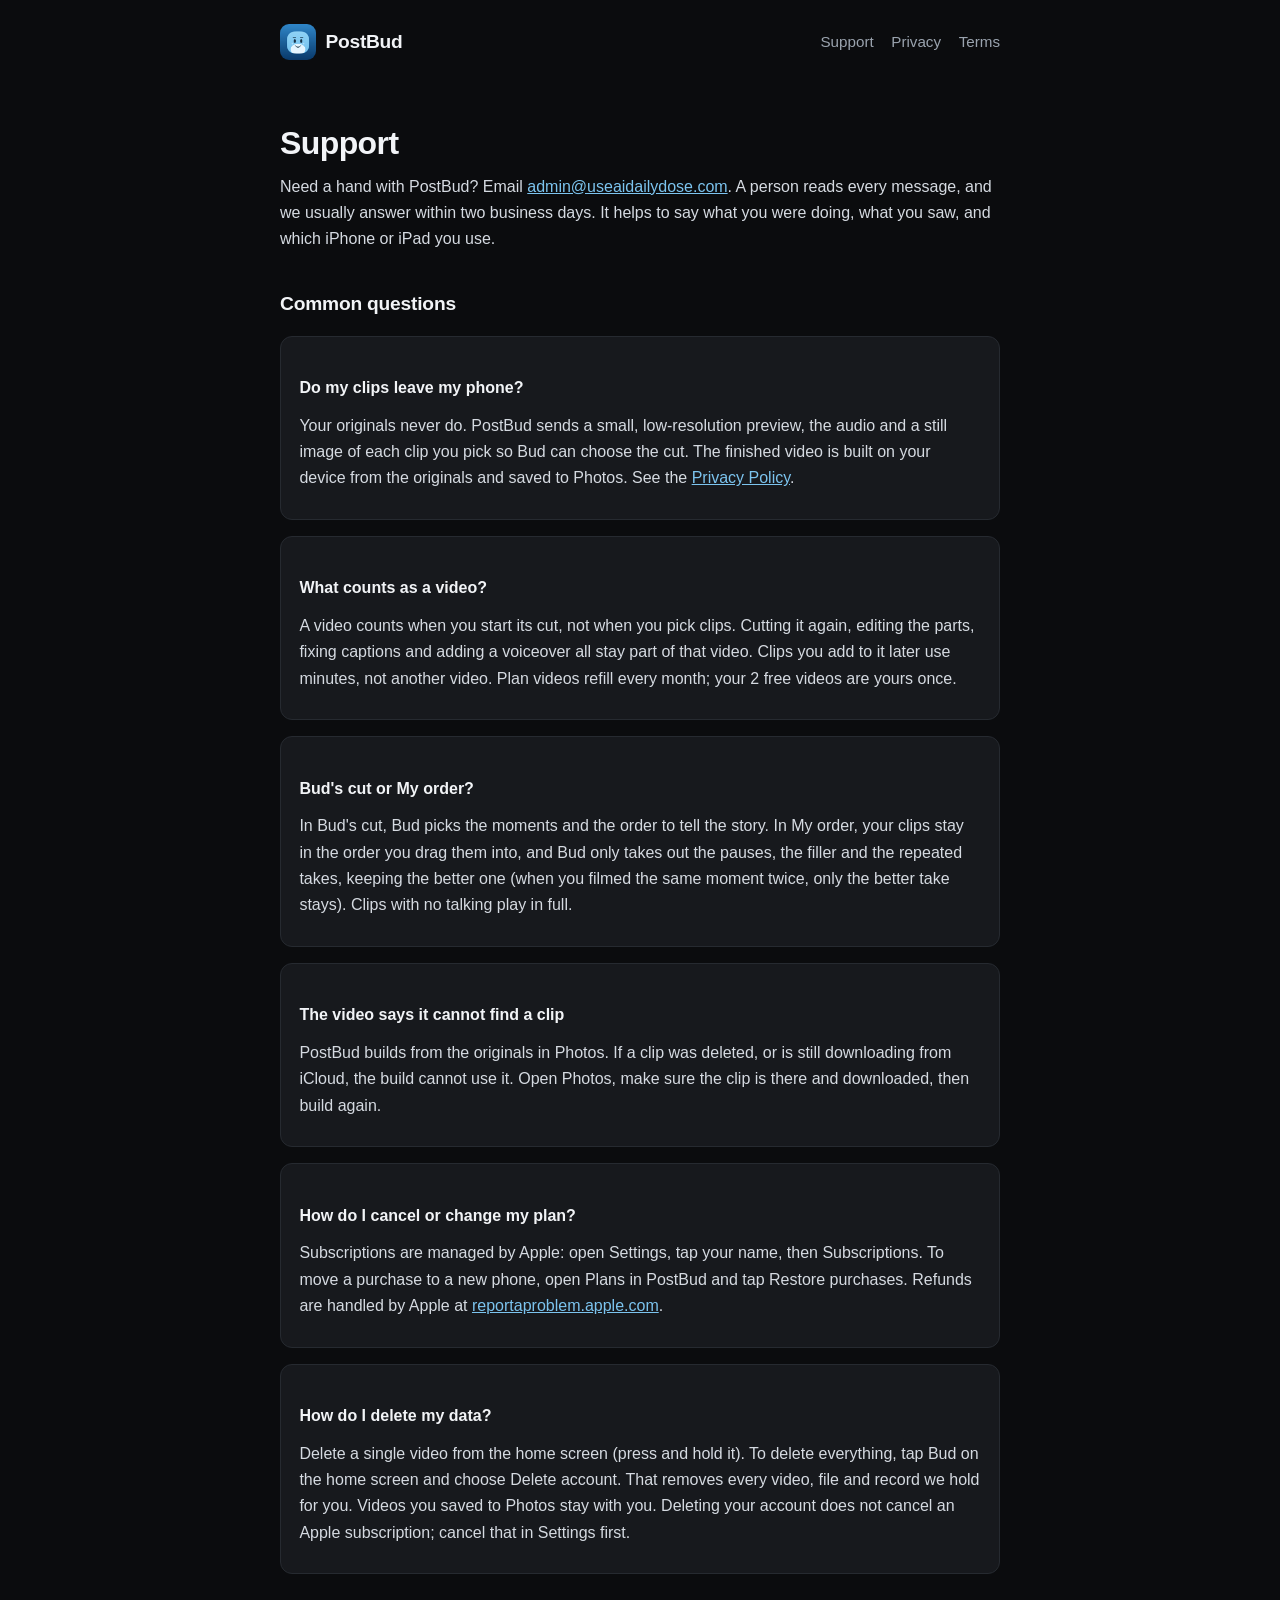
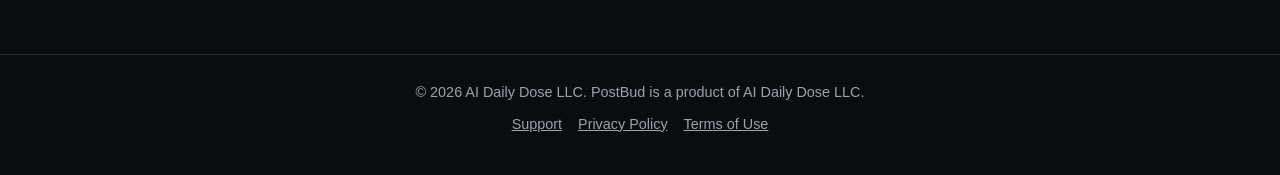
<file: support.html>
<!DOCTYPE html>
<html lang="en">
<head>
<meta charset="UTF-8">
<meta name="viewport" content="width=device-width, initial-scale=1.0">
<title>Support | PostBud</title>
<meta name="description" content="Help and contact for PostBud.">
<meta property="og:title" content="Support | PostBud">
<meta property="og:description" content="Help and contact for PostBud.">
<meta property="og:url" content="https://postbud.app/support.html">
<meta property="og:image" content="https://postbud.app/icon.png">
<meta name="twitter:card" content="summary">
<meta name="theme-color" content="#101216">
<link rel="canonical" href="https://postbud.app/support.html">
<link rel="icon" type="image/png" href="icon.png">
<link rel="stylesheet" href="style.css">
</head>
<body>
<header class="header">
  <a class="brand" href="/"><img src="icon-small.png" alt="">PostBud</a>
  <nav class="nav"><a href="support.html">Support</a><a href="privacy.html">Privacy</a><a href="terms.html">Terms</a></nav>
</header>
<main class="content">
<h1>Support</h1>
<p>Need a hand with PostBud? Email <a href="mailto:admin@useaidailydose.com?subject=PostBud%20support">admin@useaidailydose.com</a>. A person reads every message, and we usually answer within two business days. It helps to say what you were doing, what you saw, and which iPhone or iPad you use.</p>

<h2>Common questions</h2>
<div class="card"><h3>Do my clips leave my phone?</h3><p>Your originals never do. PostBud sends a small, low-resolution preview, the audio and a still image of each clip you pick so Bud can choose the cut. The finished video is built on your device from the originals and saved to Photos. See the <a href="privacy.html">Privacy Policy</a>.</p></div>
<div class="card"><h3>What counts as a video?</h3><p>A video counts when you start its cut, not when you pick clips. Cutting it again, editing the parts, fixing captions and adding a voiceover all stay part of that video. Clips you add to it later use minutes, not another video. Plan videos refill every month; your 2 free videos are yours once.</p></div>
<div class="card"><h3>Bud's cut or My order?</h3><p>In Bud's cut, Bud picks the moments and the order to tell the story. In My order, your clips stay in the order you drag them into, and Bud only takes out the pauses, the filler and the repeated takes, keeping the better one (when you filmed the same moment twice, only the better take stays). Clips with no talking play in full.</p></div>
<div class="card"><h3>The video says it cannot find a clip</h3><p>PostBud builds from the originals in Photos. If a clip was deleted, or is still downloading from iCloud, the build cannot use it. Open Photos, make sure the clip is there and downloaded, then build again.</p></div>
<div class="card"><h3>How do I cancel or change my plan?</h3><p>Subscriptions are managed by Apple: open Settings, tap your name, then Subscriptions. To move a purchase to a new phone, open Plans in PostBud and tap Restore purchases. Refunds are handled by Apple at <a href="https://reportaproblem.apple.com">reportaproblem.apple.com</a>.</p></div>
<div class="card"><h3>How do I delete my data?</h3><p>Delete a single video from the home screen (press and hold it). To delete everything, tap Bud on the home screen and choose Delete account. That removes every video, file and record we hold for you. Videos you saved to Photos stay with you. Deleting your account does not cancel an Apple subscription; cancel that in Settings first.</p></div>
</main>
<footer class="footer">
  <div>&copy; 2026 AI Daily Dose LLC. PostBud is a product of AI Daily Dose LLC.</div>
  <div style="margin-top:.5rem"><a href="support.html">Support</a><a href="privacy.html">Privacy Policy</a><a href="terms.html">Terms of Use</a></div>
</footer>
</body>
</html>
</file>
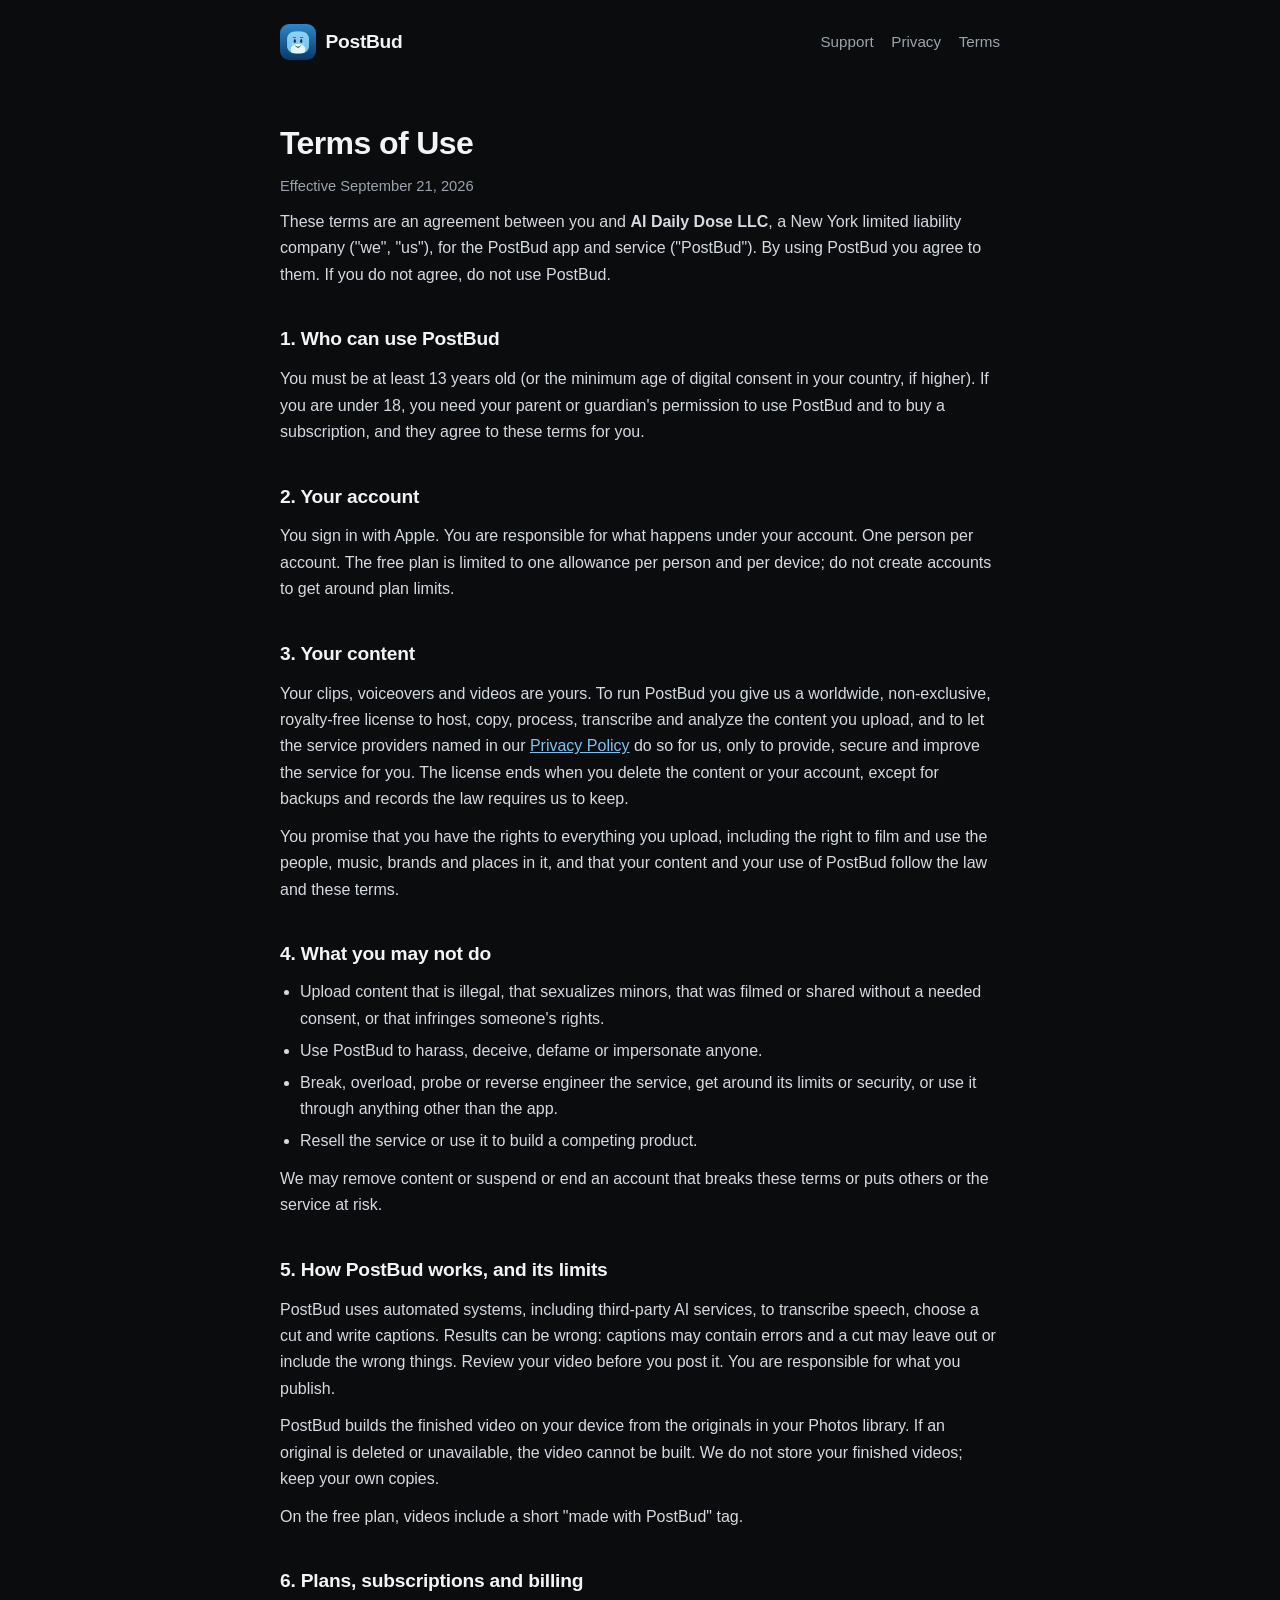
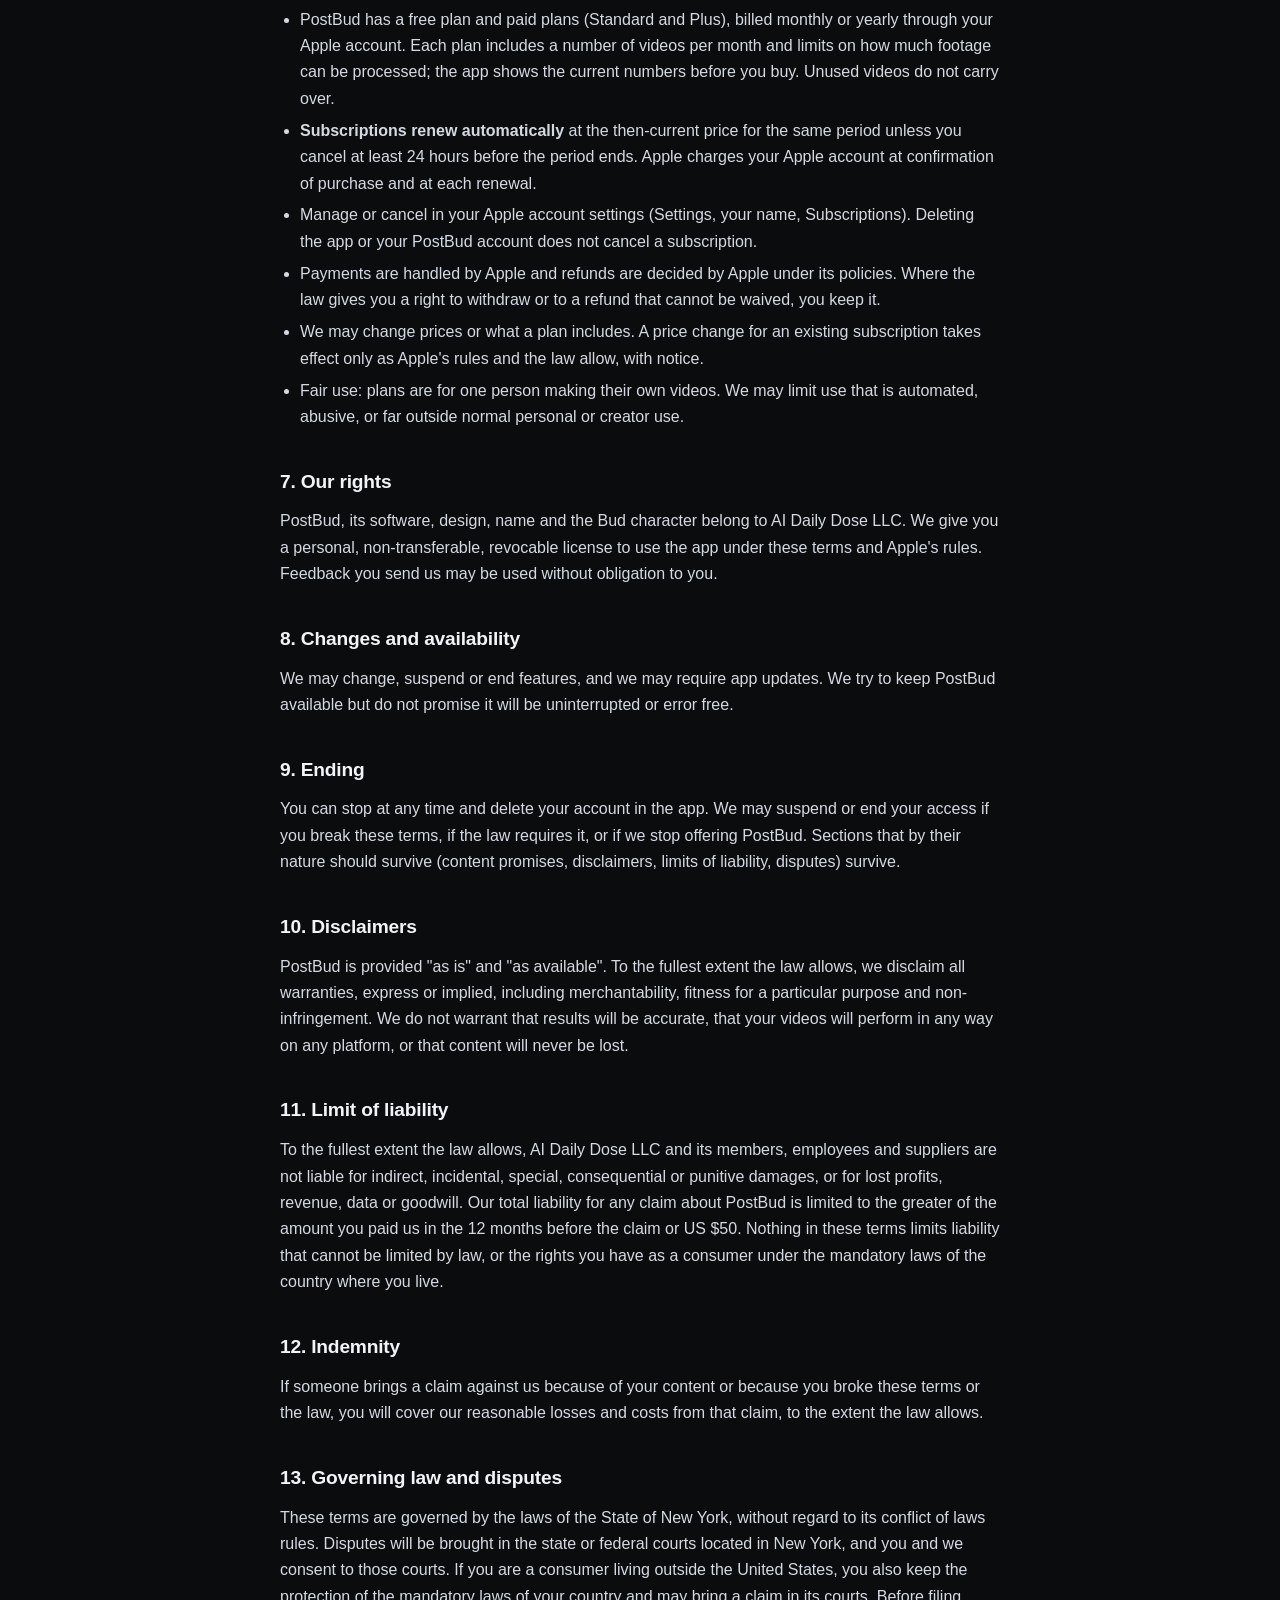
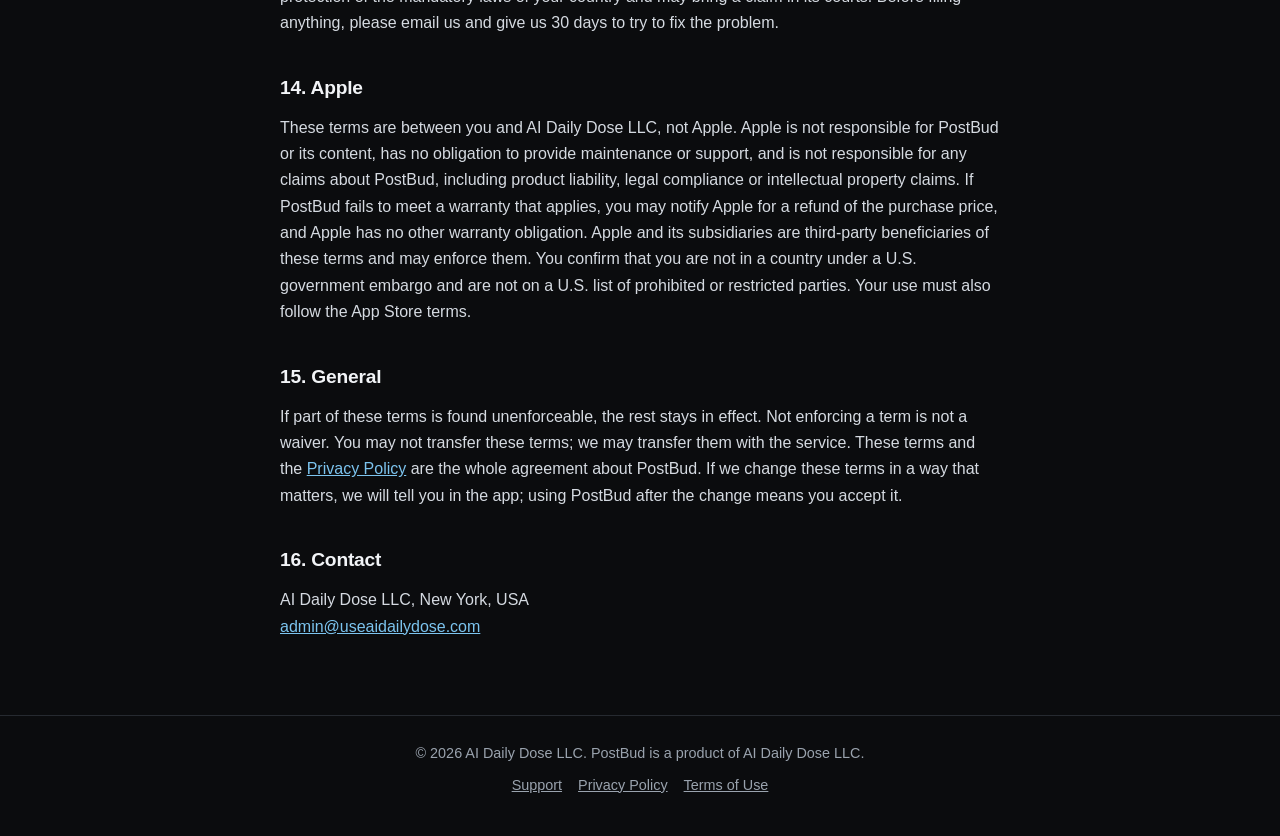
<file: terms.html>
<!DOCTYPE html>
<html lang="en">
<head>
<meta charset="UTF-8">
<meta name="viewport" content="width=device-width, initial-scale=1.0">
<title>Terms of Use | PostBud</title>
<meta name="description" content="The terms for using the PostBud app and service.">
<meta property="og:title" content="Terms of Use | PostBud">
<meta property="og:description" content="The terms for using the PostBud app and service.">
<meta property="og:url" content="https://postbud.app/terms.html">
<meta property="og:image" content="https://postbud.app/icon.png">
<meta name="twitter:card" content="summary">
<meta name="theme-color" content="#101216">
<link rel="canonical" href="https://postbud.app/terms.html">
<link rel="icon" type="image/png" href="icon.png">
<link rel="stylesheet" href="style.css">
</head>
<body>
<header class="header">
  <a class="brand" href="/"><img src="icon-small.png" alt="">PostBud</a>
  <nav class="nav"><a href="support.html">Support</a><a href="privacy.html">Privacy</a><a href="terms.html">Terms</a></nav>
</header>
<main class="content">
<h1>Terms of Use</h1>
<p class="updated">Effective September 21, 2026</p>
<p>These terms are an agreement between you and <strong>AI Daily Dose LLC</strong>, a New York limited liability company ("we", "us"), for the PostBud app and service ("PostBud"). By using PostBud you agree to them. If you do not agree, do not use PostBud.</p>

<h2>1. Who can use PostBud</h2>
<p>You must be at least 13 years old (or the minimum age of digital consent in your country, if higher). If you are under 18, you need your parent or guardian's permission to use PostBud and to buy a subscription, and they agree to these terms for you.</p>

<h2>2. Your account</h2>
<p>You sign in with Apple. You are responsible for what happens under your account. One person per account. The free plan is limited to one allowance per person and per device; do not create accounts to get around plan limits.</p>

<h2>3. Your content</h2>
<p>Your clips, voiceovers and videos are yours. To run PostBud you give us a worldwide, non-exclusive, royalty-free license to host, copy, process, transcribe and analyze the content you upload, and to let the service providers named in our <a href="privacy.html">Privacy Policy</a> do so for us, only to provide, secure and improve the service for you. The license ends when you delete the content or your account, except for backups and records the law requires us to keep.</p>
<p>You promise that you have the rights to everything you upload, including the right to film and use the people, music, brands and places in it, and that your content and your use of PostBud follow the law and these terms.</p>

<h2>4. What you may not do</h2>
<ul>
<li>Upload content that is illegal, that sexualizes minors, that was filmed or shared without a needed consent, or that infringes someone's rights.</li>
<li>Use PostBud to harass, deceive, defame or impersonate anyone.</li>
<li>Break, overload, probe or reverse engineer the service, get around its limits or security, or use it through anything other than the app.</li>
<li>Resell the service or use it to build a competing product.</li>
</ul>
<p>We may remove content or suspend or end an account that breaks these terms or puts others or the service at risk.</p>

<h2>5. How PostBud works, and its limits</h2>
<p>PostBud uses automated systems, including third-party AI services, to transcribe speech, choose a cut and write captions. Results can be wrong: captions may contain errors and a cut may leave out or include the wrong things. Review your video before you post it. You are responsible for what you publish.</p>
<p>PostBud builds the finished video on your device from the originals in your Photos library. If an original is deleted or unavailable, the video cannot be built. We do not store your finished videos; keep your own copies.</p>
<p>On the free plan, videos include a short "made with PostBud" tag.</p>

<h2>6. Plans, subscriptions and billing</h2>
<ul>
<li>PostBud has a free plan and paid plans (Standard and Plus), billed monthly or yearly through your Apple account. Each plan includes a number of videos per month and limits on how much footage can be processed; the app shows the current numbers before you buy. Unused videos do not carry over.</li>
<li><strong>Subscriptions renew automatically</strong> at the then-current price for the same period unless you cancel at least 24 hours before the period ends. Apple charges your Apple account at confirmation of purchase and at each renewal.</li>
<li>Manage or cancel in your Apple account settings (Settings, your name, Subscriptions). Deleting the app or your PostBud account does not cancel a subscription.</li>
<li>Payments are handled by Apple and refunds are decided by Apple under its policies. Where the law gives you a right to withdraw or to a refund that cannot be waived, you keep it.</li>
<li>We may change prices or what a plan includes. A price change for an existing subscription takes effect only as Apple's rules and the law allow, with notice.</li>
<li>Fair use: plans are for one person making their own videos. We may limit use that is automated, abusive, or far outside normal personal or creator use.</li>
</ul>

<h2>7. Our rights</h2>
<p>PostBud, its software, design, name and the Bud character belong to AI Daily Dose LLC. We give you a personal, non-transferable, revocable license to use the app under these terms and Apple's rules. Feedback you send us may be used without obligation to you.</p>

<h2>8. Changes and availability</h2>
<p>We may change, suspend or end features, and we may require app updates. We try to keep PostBud available but do not promise it will be uninterrupted or error free.</p>

<h2>9. Ending</h2>
<p>You can stop at any time and delete your account in the app. We may suspend or end your access if you break these terms, if the law requires it, or if we stop offering PostBud. Sections that by their nature should survive (content promises, disclaimers, limits of liability, disputes) survive.</p>

<h2>10. Disclaimers</h2>
<p>PostBud is provided "as is" and "as available". To the fullest extent the law allows, we disclaim all warranties, express or implied, including merchantability, fitness for a particular purpose and non-infringement. We do not warrant that results will be accurate, that your videos will perform in any way on any platform, or that content will never be lost.</p>

<h2>11. Limit of liability</h2>
<p>To the fullest extent the law allows, AI Daily Dose LLC and its members, employees and suppliers are not liable for indirect, incidental, special, consequential or punitive damages, or for lost profits, revenue, data or goodwill. Our total liability for any claim about PostBud is limited to the greater of the amount you paid us in the 12 months before the claim or US $50. Nothing in these terms limits liability that cannot be limited by law, or the rights you have as a consumer under the mandatory laws of the country where you live.</p>

<h2>12. Indemnity</h2>
<p>If someone brings a claim against us because of your content or because you broke these terms or the law, you will cover our reasonable losses and costs from that claim, to the extent the law allows.</p>

<h2>13. Governing law and disputes</h2>
<p>These terms are governed by the laws of the State of New York, without regard to its conflict of laws rules. Disputes will be brought in the state or federal courts located in New York, and you and we consent to those courts. If you are a consumer living outside the United States, you also keep the protection of the mandatory laws of your country and may bring a claim in its courts. Before filing anything, please email us and give us 30 days to try to fix the problem.</p>

<h2>14. Apple</h2>
<p>These terms are between you and AI Daily Dose LLC, not Apple. Apple is not responsible for PostBud or its content, has no obligation to provide maintenance or support, and is not responsible for any claims about PostBud, including product liability, legal compliance or intellectual property claims. If PostBud fails to meet a warranty that applies, you may notify Apple for a refund of the purchase price, and Apple has no other warranty obligation. Apple and its subsidiaries are third-party beneficiaries of these terms and may enforce them. You confirm that you are not in a country under a U.S. government embargo and are not on a U.S. list of prohibited or restricted parties. Your use must also follow the App Store terms.</p>

<h2>15. General</h2>
<p>If part of these terms is found unenforceable, the rest stays in effect. Not enforcing a term is not a waiver. You may not transfer these terms; we may transfer them with the service. These terms and the <a href="privacy.html">Privacy Policy</a> are the whole agreement about PostBud. If we change these terms in a way that matters, we will tell you in the app; using PostBud after the change means you accept it.</p>

<h2>16. Contact</h2>
<p>AI Daily Dose LLC, New York, USA<br><a href="mailto:admin@useaidailydose.com">admin@useaidailydose.com</a></p>
</main>
<footer class="footer">
  <div>&copy; 2026 AI Daily Dose LLC. PostBud is a product of AI Daily Dose LLC.</div>
  <div style="margin-top:.5rem"><a href="support.html">Support</a><a href="privacy.html">Privacy Policy</a><a href="terms.html">Terms of Use</a></div>
</footer>
</body>
</html>
</file>
<file: home.css>
@font-face { font-family: "Montserrat"; src: url("assets/montserrat.woff2") format("woff2"), url("assets/montserrat.woff") format("woff"); font-weight: 100 900; font-display: swap; }

:root {
  --bg: #101216; --bg-2: #0B0C0F; --surface: #1A1D22; --line: #2A2F37;
  --ink: #F2F4F7; --body: #C4CBD4; --muted: #8E97A2;
  --blue: #5FB4F0; --bud: #8FD1F5; --amber: #F5B45E; --on-blue: #0E1A24;
  --paper: #F3EFE6; --paper-ink: #16181C; --paper-body: #4A4F57; --paper-line: #DDD6C8;
  --wrap: 1160px; --clip-h: min(54svh, 540px);
}
*, *::before, *::after { margin: 0; padding: 0; box-sizing: border-box; }
html { scroll-behavior: smooth; scroll-padding-top: 90px; }
body { background: var(--bg); color: var(--ink); font-family: "Montserrat", -apple-system, BlinkMacSystemFont, "Segoe UI", Roboto, sans-serif; font-size: 17px; line-height: 1.6; -webkit-font-smoothing: antialiased; }
main { overflow-x: clip; }
img, video { display: block; max-width: 100%; }
a { color: var(--bud); }
p { color: var(--body); }
h1, h2, h3 { font-weight: 800; letter-spacing: -0.03em; line-height: 1.05; text-wrap: balance; }
.wrap { max-width: var(--wrap); margin: 0 auto; padding: 0 24px; position: relative; }

/* Caption type: headlines set the way PostBud captions land, key word boxed */
.cap { font-size: clamp(2.2rem, 5vw, 4rem); letter-spacing: -0.035em; line-height: 1.14; }
.hl { display: inline-block; }
.hl, .cap .w { line-height: .9; }
.hl, .cap .w.now, .cap.done .w.end { background: var(--blue); color: var(--on-blue); border-radius: .14em; padding: .05em .12em .1em; margin: 0 -.04em; -webkit-box-decoration-break: clone; box-decoration-break: clone; }

/* Nav: a floating capsule */
.nav { position: fixed; z-index: 50; top: 14px; left: 50%; transform: translateX(-50%); width: min(1100px, calc(100% - 24px)); display: flex; align-items: center; gap: 24px; padding: 8px 8px 8px 18px; border-radius: 999px; background: rgba(20, 22, 27, .94); border: 1px solid rgba(255,255,255,.08); box-shadow: 0 12px 40px rgba(0,0,0,.35); }
.brand { display: inline-flex; align-items: center; gap: 10px; color: var(--ink); text-decoration: none; font-weight: 800; font-size: 1.1rem; letter-spacing: -0.02em; }
.brand img { width: 30px; height: 30px; border-radius: 8px; }
.links { display: flex; gap: 26px; margin-left: auto; }
.links a { color: var(--muted); text-decoration: none; font-size: .9rem; font-weight: 600; }
.links a:hover { color: var(--ink); }

/* Buttons */
.btn { display: inline-flex; align-items: center; gap: 10px; padding: 15px 26px; border-radius: 999px; background: var(--blue); color: var(--on-blue); font-weight: 800; font-size: 1rem; text-decoration: none; transition: transform .2s ease, background .2s ease; }
.btn:hover { transform: translateY(-2px); background: var(--bud); }
.btn svg { width: 20px; height: 20px; fill: currentColor; margin-top: -2px; }
.btn-sm { padding: 9px 18px; font-size: .88rem; }
.btn-ghost { background: transparent; color: var(--ink); box-shadow: inset 0 0 0 1.5px var(--line); }
.btn-ghost:hover { background: rgba(255,255,255,.06); }
.actions { display: flex; flex-wrap: wrap; align-items: center; justify-content: center; gap: 14px 20px; }

/* Scene */
.anim .scene { height: 320vh; }
.scene-sticky { padding: 110px 0 40px; }
.anim .scene-sticky { position: sticky; top: 0; height: 100vh; height: 100svh; overflow: hidden; display: flex; flex-direction: column; justify-content: center; padding: 76px 0 16px; }
.scene-head { text-align: center; max-width: 920px; margin: 0 auto; padding: 0 20px; }
.scene-head h1 { font-size: clamp(2.3rem, 5.4vw, 4.5rem); line-height: 1.16; }
.cap .w { display: inline-block; transition: opacity .18s ease, background-color .18s ease, color .18s ease; }
.anim .cap .w { opacity: 0; }
.anim .cap .w.said { opacity: 1; }
.nw { white-space: nowrap; }
.lede { max-width: 36rem; margin: 16px auto 0; font-size: clamp(1rem, 1.4vw, 1.12rem); }

.stage { position: relative; width: 100%; max-width: 1240px; margin: 28px auto 0; height: calc(var(--clip-h) + 20px); }
.tile { position: absolute; left: 0; top: 0; height: calc(var(--clip-h) * .42); width: auto; aspect-ratio: 233 / 415; object-fit: cover; border-radius: 12px; box-shadow: 0 18px 40px rgba(0,0,0,.5); will-change: transform, opacity; }
html:not(.anim) .tile { display: none; }
.clip { position: absolute; z-index: 2; left: 50%; top: 50%; transform: translate(-50%, -50%); height: var(--clip-h); aspect-ratio: 9 / 16; border-radius: 22px; overflow: hidden; background: #000; box-shadow: 0 30px 90px rgba(0,0,0,.6), 0 0 0 1px rgba(255,255,255,.1); will-change: transform, opacity; }
.anim .clip { opacity: 0; }
.clip video { width: 100%; height: 100%; object-fit: cover; }

.callouts { list-style: none; position: absolute; inset: 0; z-index: 3; pointer-events: none; }
.co { position: absolute; top: var(--t); width: 250px; text-wrap: balance; font-weight: 700; font-size: .95rem; line-height: 1.35; color: var(--ink); }
.co.l { right: calc(50% + var(--clip-h) * 9 / 32 + 34px); text-align: right; transform: translate(calc(var(--d, 0px) * -1), -50%); }
.co.r { left: calc(50% + var(--clip-h) * 9 / 32 + 34px); transform: translate(var(--d, 0px), -50%); }
.co::before { content: ""; position: absolute; top: 50%; width: 22px; height: 1.5px; background: var(--blue); }
.co::after { content: ""; position: absolute; top: calc(50% - 4px); width: 9px; height: 9px; border-radius: 50%; background: var(--blue); box-shadow: 0 0 0 4px rgba(95,180,240,.2); }
.co.l::before { right: -30px; } .co.l::after { right: -36px; }
.co.r::before { left: -30px; } .co.r::after { left: -36px; }
.anim .co { opacity: 0; }


.after-scene { padding: 40px 0 0; }
.co-list { display: none; list-style: none; gap: 12px; max-width: 420px; margin: 0 auto 36px; }
.co-list li { position: relative; padding-left: 24px; font-weight: 700; }
.co-list li::before { content: ""; position: absolute; left: 0; top: .5em; width: 10px; height: 10px; border-radius: 50%; background: var(--blue); }
.free { color: var(--muted); font-size: .95rem; }

/* How it works: three marks on a timeline that fills in */
.how { padding: 150px 0 0; }
.how .cap { margin-bottom: 64px; }
.track { list-style: none; display: grid; grid-template-columns: repeat(3, 1fr); gap: 0 40px; }
.shot { width: 100%; max-width: 260px; border-radius: 30px; border: 1px solid var(--line); box-shadow: 0 30px 60px rgba(0,0,0,.45); margin-bottom: 40px; }
.mark { position: relative; display: block; padding-top: 20px; margin-bottom: 14px; font-weight: 800; font-size: .85rem; letter-spacing: .14em; color: var(--blue); }
.mark::before, .mark::after { content: ""; position: absolute; top: 0; left: 0; height: 3px; border-radius: 3px; }
.mark::before { right: -40px; background: var(--line); }
.seg:last-child .mark::before { right: 0; }
.mark::after { width: 0; background: var(--blue); transition: width 1s cubic-bezier(.2,.7,.2,1) .3s; }
.seg.in .mark::after, html:not(.js) .mark::after { width: calc(100% + 40px); }
.seg:last-child.in .mark::after { width: 100%; }
.seg:nth-child(2) .mark::after { transition-delay: .6s; }
.seg:nth-child(3) .mark::after { transition-delay: .9s; }
.seg h3 { font-size: 1.35rem; }
.seg p { margin-top: 10px; max-width: 30ch; }

/* Two ways */
.ways { padding: 150px 0 0; }
.ways .cap { margin-bottom: 56px; }
.halves { display: grid; grid-template-columns: 1fr auto 1fr; align-items: stretch; column-gap: 20px; }
.half { --c: var(--blue); padding: 48px; border-radius: 28px; background: linear-gradient(160deg, color-mix(in srgb, var(--c) 15%, var(--surface)), var(--surface) 65%); border: 1px solid color-mix(in srgb, var(--c) 28%, var(--line)); }
.half-order { --c: var(--amber); }
.half img { width: 76px; height: 76px; margin-bottom: 26px; transform-origin: 50% 100%; }
.half img.hop { animation: hop-once 1s ease-in-out; }
@keyframes hop-once {
  0%, 100% { transform: translateY(0) scale(1, 1); }
  15% { transform: translateY(0) scale(1.06, .94); }
  38% { transform: translateY(-18px) scale(.97, 1.03); }
  60% { transform: translateY(0) scale(1.05, .95); }
  78% { transform: translateY(-5px) scale(1, 1); }
}
.tag { display: inline-block; padding: 6px 14px; border-radius: 999px; font-size: .8rem; font-weight: 800; letter-spacing: .04em; color: var(--c); background: color-mix(in srgb, var(--c) 14%, transparent); border: 1px solid color-mix(in srgb, var(--c) 35%, transparent); }
.half h3 { font-size: clamp(1.8rem, 3vw, 2.4rem); color: var(--c); margin-top: 16px; }
.half p { margin-top: 12px; font-size: 1.05rem; max-width: 40ch; }
.or { position: relative; z-index: 1; align-self: center; display: grid; place-items: center; width: 60px; height: 60px; margin: 0 -30px; border-radius: 50%; background: var(--bg); border: 1px solid var(--line); color: var(--muted); font-weight: 800; }

/* Captions: the one light section */
.paper { background: var(--paper); color: var(--paper-ink); margin-top: 150px; padding: 130px 0; }
.paper p, .paper dd { color: var(--paper-body); }
.paper-in { display: grid; grid-template-columns: 1fr 1fr; gap: 80px; align-items: center; }
.demo { max-width: 460px; }
.demo-frame { position: relative; aspect-ratio: 4 / 5; border-radius: 28px; overflow: hidden; box-shadow: 0 40px 80px rgba(40,30,10,.25); }
.demo-frame img { width: 100%; height: 100%; object-fit: cover; }
.paper .demo-cap { position: absolute; left: 0; right: 0; bottom: 20%; padding: 0 16px; text-align: center; color: #fff; font-weight: 800; font-size: clamp(1.5rem, 3.2vw, 2.1rem); letter-spacing: -0.01em; text-shadow: 0 0 2px #000, 2px 0 0 #000, -2px 0 0 #000, 0 2px 0 #000, 0 -2px 0 #000, 2px 2px 0 #000, -2px -2px 0 #000, 2px -2px 0 #000, -2px 2px 0 #000, 0 6px 18px rgba(0,0,0,.45); }
.mis { font: inherit; color: inherit; text-shadow: inherit; background: none; border: 0; border-bottom: 4px dashed var(--amber); padding: 0 .06em; cursor: pointer; }
.mis.fixed { border-bottom: 4px solid var(--blue); }
.mis:focus-visible { outline: 3px solid var(--blue); outline-offset: 4px; border-radius: 6px; }
.word { position: relative; display: inline-block; }
.flag { position: absolute; left: 50%; bottom: 100%; transform: translate(-50%, -4px); padding: 4px 10px; border-radius: 999px; background: var(--amber); color: var(--on-blue); font-size: .8rem; font-size: clamp(11px, .42em, 14px); font-weight: 800; letter-spacing: .02em; line-height: 1.4; white-space: nowrap; text-shadow: none; transition: opacity .25s ease, background-color .25s ease; }
.flag.ok { background: var(--blue); }
.flag.gone { opacity: 0; }
.mis::after { content: ""; position: absolute; left: 50%; top: 50%; width: 46px; height: 46px; margin: -23px 0 0 -23px; border-radius: 50%; background: rgba(255,255,255,.55); opacity: 0; transform: scale(.4); pointer-events: none; }
.mis { position: relative; }
.mis.tap::after { animation: tap .4s ease-out; }
@keyframes tap { 0% { opacity: .9; transform: scale(.4); } 100% { opacity: 0; transform: scale(1.6); } }
.mis.typing { border-bottom-color: transparent; }
.caret { display: inline-block; width: 3px; height: .95em; margin-left: 2px; vertical-align: -.1em; background: #fff; box-shadow: 0 0 0 1.5px #000; animation: blink .8s steps(1) infinite; }
@keyframes blink { 50% { opacity: 0; } }
.mis.strike { text-decoration: line-through; text-decoration-color: var(--amber); text-decoration-thickness: 4px; opacity: .7; transition: opacity .3s ease; }

.demo-note { margin-top: 16px; font-weight: 700; color: #2672A8 !important; min-height: 1.6em; }
.paper-copy .cap { font-size: clamp(2rem, 4vw, 3.2rem); }
.paper-copy > p { font-size: 1.1rem; margin-top: 18px; }
.feats { margin-top: 32px; border-top: 1px solid var(--paper-line); }
.feats dt { font-weight: 800; padding-top: 18px; }
.feats dd { padding: 4px 0 18px; border-bottom: 1px solid var(--paper-line); }

/* Privacy */
.private { padding: 150px 0 0; }
.pv { display: grid; grid-template-columns: 1fr 1fr; gap: 24px; margin-top: 52px; }
.pv-col { padding: 36px; border-radius: 24px; background: var(--surface); border: 1px solid var(--line); }
.pv-col h3 { font-size: 1.2rem; letter-spacing: -0.02em; display: flex; align-items: center; gap: 10px; }
.pv-col h3::before { content: ""; width: 10px; height: 10px; border-radius: 50%; background: var(--blue); }
.pv-sent h3::before { background: var(--amber); }
.pv-col ul { list-style: none; margin-top: 18px; display: grid; gap: 14px; }
.pv-col li { color: var(--body); }
.pv-col strong { color: var(--ink); }
.pv-foot { margin-top: 22px; color: var(--muted); }
.pv-foot a { color: var(--muted); }

/* Pricing as rows */
.pricing { padding: 150px 0 0; }
.sub { font-size: 1.1rem; margin-top: 18px; max-width: 46ch; }
.rows { margin-top: 48px; border-top: 1px solid var(--line); }
.row { display: grid; grid-template-columns: 200px 1fr auto; gap: 24px; align-items: start; padding: 30px 4px; border-bottom: 1px solid var(--line); }
.r-name { font-weight: 800; font-size: 1.35rem; letter-spacing: -0.02em; }
.r-what { list-style: none; color: var(--body); font-size: 1.02rem; display: grid; gap: 6px; }
.r-what li { padding-left: 22px; position: relative; }
.r-what li::before { content: ""; position: absolute; left: 2px; top: .5em; width: 9px; height: 5px; border-left: 2px solid var(--blue); border-bottom: 2px solid var(--blue); transform: rotate(-45deg); }
.r-what small, .r-price small { display: block; color: var(--muted); font-size: .86rem; font-weight: 600; letter-spacing: 0; }
.r-price { font-weight: 800; font-size: 2rem; letter-spacing: -0.04em; text-align: right; }
.every { margin-top: 26px; }
.fine { color: var(--muted); font-size: .84rem; margin-top: 12px; max-width: 80ch; }
.fine a { color: var(--muted); }

/* FAQ */
.faq { padding: 150px 0 0; }
.faq .cap { margin-bottom: 52px; }
.qa { display: grid; grid-template-columns: 1fr 1fr; gap: 44px 72px; }
.qa h3 { font-size: 1.12rem; letter-spacing: -0.01em; }
.qa p { margin-top: 8px; }

/* Final */
.final { text-align: center; padding: 170px 0 150px; }
.final-bud { width: 140px; height: 140px; margin: 0 auto 30px; transform-origin: 50% 100%; animation: hop 3.2s ease-in-out infinite; }
@keyframes hop {
  0%, 62%, 100% { transform: translateY(0) scale(1, 1); }
  68% { transform: translateY(0) scale(1.06, .94); }
  76% { transform: translateY(-22px) scale(.97, 1.03); }
  84% { transform: translateY(0) scale(1.05, .95); }
  90% { transform: translateY(-6px) scale(1, 1); }
  95% { transform: translateY(0) scale(1, 1); }
}
.final .cap { font-size: clamp(2.4rem, 6vw, 4.8rem); }
.final p { font-size: 1.12rem; margin: 20px 0 32px; }
.actions.center { justify-content: center; }

/* Footer */
.footer { background: var(--bg-2); border-top: 1px solid rgba(255,255,255,.05); padding: 56px 0 36px; }
.foot-in { display: flex; justify-content: space-between; gap: 40px; flex-wrap: wrap; }
.footer p { color: var(--muted); font-size: .9rem; margin-top: 12px; }
.footer a { color: var(--muted); }
.footer nav { display: flex; flex-wrap: wrap; gap: 12px 28px; align-content: start; }
.footer nav a { text-decoration: none; font-size: .92rem; font-weight: 600; }
.footer nav a:hover { color: var(--ink); }
.copy { max-width: var(--wrap); margin: 40px auto 0; padding: 0 24px; }

/* Reveal: only hidden when JS runs, so the page reads without it */
.js .reveal { opacity: 0; transform: translateY(28px); transition: opacity .8s cubic-bezier(.2,.7,.2,1), transform .8s cubic-bezier(.2,.7,.2,1); }
.js .reveal.in { opacity: 1; transform: none; }
.track .reveal:nth-child(2), .qa .reveal:nth-child(2n) { transition-delay: .1s; }
.track .reveal:nth-child(3) { transition-delay: .2s; }

@media (prefers-reduced-motion: reduce) {
  .final-bud, .half img { animation: none !important; }
  .caret { animation: none; }
  html { scroll-behavior: auto; }
  .js .reveal { opacity: 1; transform: none; transition: none; }
  .mark::after { transition: none; }
}

/* Tablet */
@media (max-width: 960px) {
  :root { --clip-h: min(50svh, 460px); }
  .links { display: none; }
  .nav .btn-sm { margin-left: auto; }
  .callouts { display: none; }
  .co-list { display: grid; }
  .tile { height: calc(var(--clip-h) * .34); }
  .track { grid-template-columns: 1fr; gap: 64px; max-width: 420px; }
  .mark::before { right: 0; }
  .shot { max-width: 230px; }
  .seg.in .mark::after, html:not(.js) .mark::after { width: 100%; }
  .halves { grid-template-columns: 1fr; row-gap: 16px; }
  .or { margin: -38px auto; justify-self: center; }
  .paper-in { grid-template-columns: 1fr; gap: 56px; }
  .demo { margin: 0 auto; width: 100%; }
  .qa { grid-template-columns: 1fr; gap: 32px; }
  .pv { grid-template-columns: 1fr; }
}

/* Phone */
@media (max-width: 620px) {
  body { font-size: 16px; }
  .wrap { padding: 0 16px; }
  .nav { top: 10px; padding-left: 14px; }
  .anim .scene { height: 280vh; }
  .how, .ways, .private, .pricing, .faq { padding-top: 110px; }
  .paper { margin-top: 110px; padding: 90px 0; }
  .half { padding: 34px 26px; }
  .pv-col { padding: 28px 24px; }
  .r-what { margin-top: 8px; }
  .row { grid-template-columns: 1fr auto; grid-template-areas: "name price" "what what"; gap: 6px 16px; padding: 24px 2px; }
  .r-name { grid-area: name; }
  .r-price { grid-area: price; font-size: 1.6rem; }
  .r-what { grid-area: what; }
  .final { padding: 130px 0 110px; }
  .actions .btn { width: 100%; justify-content: center; }
}
</file>
<file: style.css>
:root { --bg: #0B0C0E; --surface: #17191D; --ink: #F2F4F7; --muted: #9AA3AE; --accent: #7CC4EF; --line: #262A30; }
*, *::before, *::after { margin: 0; padding: 0; box-sizing: border-box; }
body { font-family: -apple-system, BlinkMacSystemFont, "SF Pro Text", "Segoe UI", Roboto, sans-serif; background: var(--bg); color: var(--ink); line-height: 1.65; -webkit-font-smoothing: antialiased; }
a { color: var(--accent); }
.header { display: flex; align-items: center; justify-content: space-between; max-width: 760px; margin: 0 auto; padding: 1.5rem 1.25rem; }
.brand { display: flex; align-items: center; gap: .6rem; text-decoration: none; color: var(--ink); font-weight: 700; font-size: 1.2rem; letter-spacing: -.3px; }
.brand img { width: 36px; height: 36px; border-radius: 9px; }
.nav a { color: var(--muted); text-decoration: none; margin-left: 1.1rem; font-size: .95rem; }
.nav a:hover { color: var(--ink); }
.content { max-width: 760px; margin: 0 auto; padding: 1rem 1.25rem 4rem; }
h1 { font-size: 2rem; letter-spacing: -.6px; line-height: 1.2; margin: 1.5rem 0 .4rem; }
h2 { font-size: 1.2rem; margin: 2.2rem 0 .6rem; letter-spacing: -.2px; }
h3 { font-size: 1rem; margin: 1.4rem 0 .4rem; }
p, li { color: #D5DAE1; }
p { margin: .7rem 0; }
ul { margin: .6rem 0 .6rem 1.25rem; }
li { margin: .35rem 0; }
.updated { color: var(--muted); font-size: .92rem; }
.card { background: var(--surface); border: 1px solid var(--line); border-radius: 12px; padding: 1rem 1.15rem; margin: 1rem 0; }
table { width: 100%; border-collapse: collapse; margin: .8rem 0; font-size: .95rem; }
.table-wrap { overflow-x: auto; -webkit-overflow-scrolling: touch; margin: .8rem 0; }
.table-wrap table { margin: 0; min-width: 580px; }
th, td { text-align: left; vertical-align: top; padding: .6rem .5rem; border-bottom: 1px solid var(--line); color: #D5DAE1; }
th { color: var(--muted); font-weight: 600; }
.footer { border-top: 1px solid var(--line); color: var(--muted); font-size: .9rem; text-align: center; padding: 1.6rem 1.25rem 2.4rem; }
.footer a { color: var(--muted); margin: 0 .5rem; }
</file>
